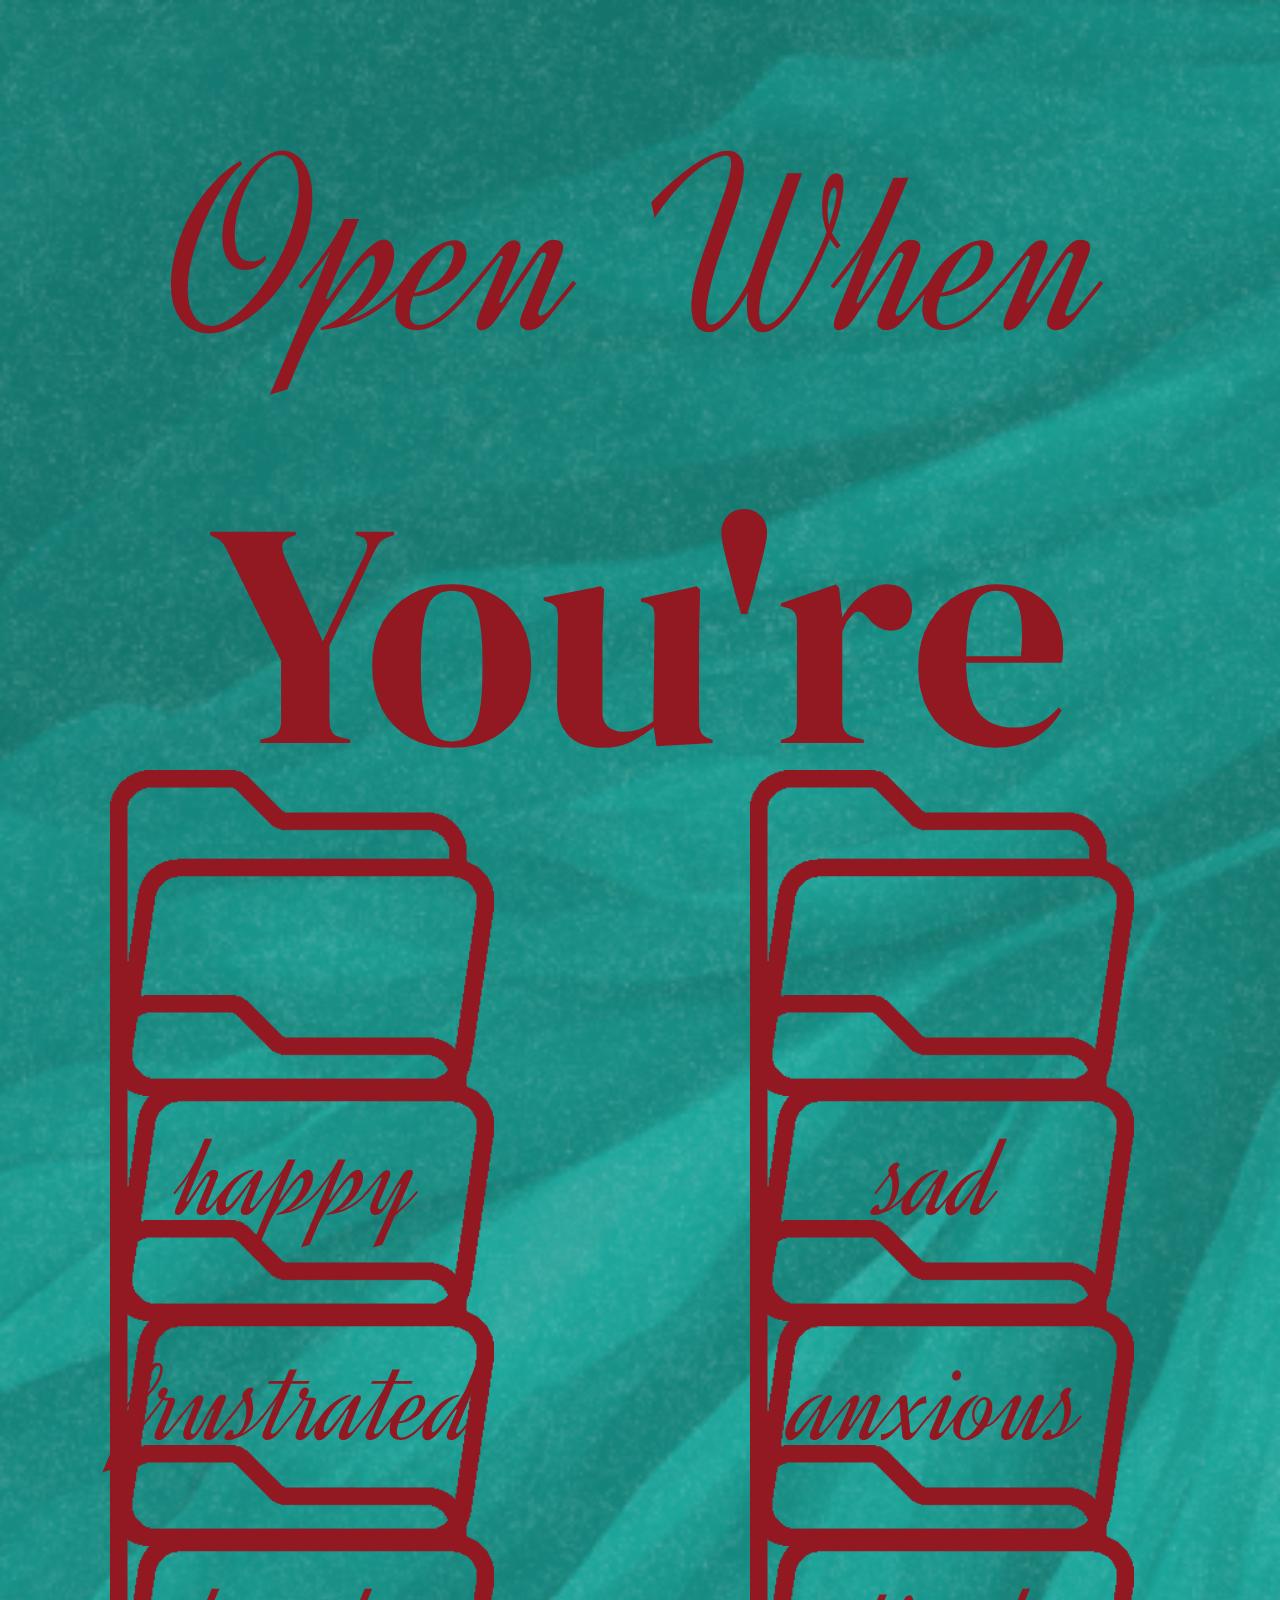
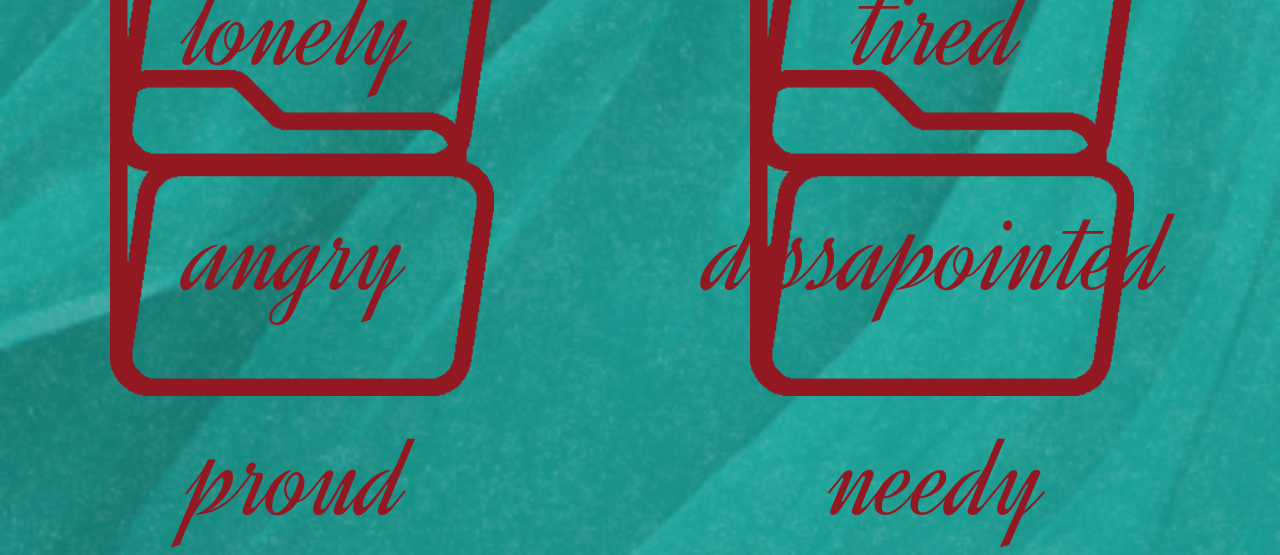
<file: index.html>
<!DOCTYPE html>
<html lang="en">
<head>
    <meta charset="UTF-8">
    <meta name="viewport" content="width=device-width, initial-scale=1.0">
    <title>Voice Gallery</title>
    <link rel="stylesheet" href="styles.css">
    <link rel="icon" type="image/png" href="/imgs/favicon.jpg">

    <link rel="preconnect" href="https://fonts.googleapis.com">
    <link rel="preconnect" href="https://fonts.gstatic.com" crossorigin>
    <link href="https://fonts.googleapis.com/css2?family=DM+Serif+Display&family=Dynalight&display=swap" rel="stylesheet">


</head>
<body>

    <section class="headingText">
        <p class="heading1">Open When</p>
        <p class="heading2">You're</p>
    </section>
    <section class="folders">
        <div class="folderman">
            <a href="folders/folder1.html"><img class="folder" src="imgs/folderiRed.svg.png"></img></a>
            <p class="foldertext">happy</p>
        </div>
        <div class="folderman">
            <a href="folders/folder2.html"><img class="folder" src="imgs/folderiRed.svg.png"></img></a>
            <p class="foldertext">sad</p>
        </div>
        <div class="folderman">
            <a href="folders/folder3.html"><img class="folder" src="imgs/folderiRed.svg.png"></img></a>
            <p class="foldertext">frustrated</p>
        </div>
        <div class="folderman">
            <a href="folders/folder4.html"><img class="folder" src="imgs/folderiRed.svg.png"></img></a>
            <p class="foldertext">anxious</p>
        </div>
        <div class="folderman">
            <a href="folders/folder5.html"><img class="folder" src="imgs/folderiRed.svg.png"></img></a>
            <p class="foldertext">lonely</p>
        </div>
        <div class="folderman">
            <a href="folders/folder6.html"><img class="folder" src="imgs/folderiRed.svg.png"></img></a>
            <p class="foldertext">tired</p>
        </div>
        <div class="folderman">
            <a href="folders/folder7.html"><img class="folder" src="imgs/folderiRed.svg.png"></img></a>
            <p class="foldertext">angry</p>
        </div>
        <div class="folderman">
            <a href="folders/folder8.html"><img class="folder" src="imgs/folderiRed.svg.png"></img></a>
            <p class="foldertext">dissapointed</p>
        </div>
        <div class="folderman">
            <a href="folders/folder9.html"><img class="folder" src="imgs/folderiRed.svg.png"></img></a>
            <p class="foldertext">proud</p>
        </div>
        <div class="folderman">
            <a href="folders/folder10.html"><img class="folder" src="imgs/folderiRed.svg.png"></img></a>
            <p class="foldertext">needy</p>
        </div>
    </section>
        
</body>
</html>
</file>
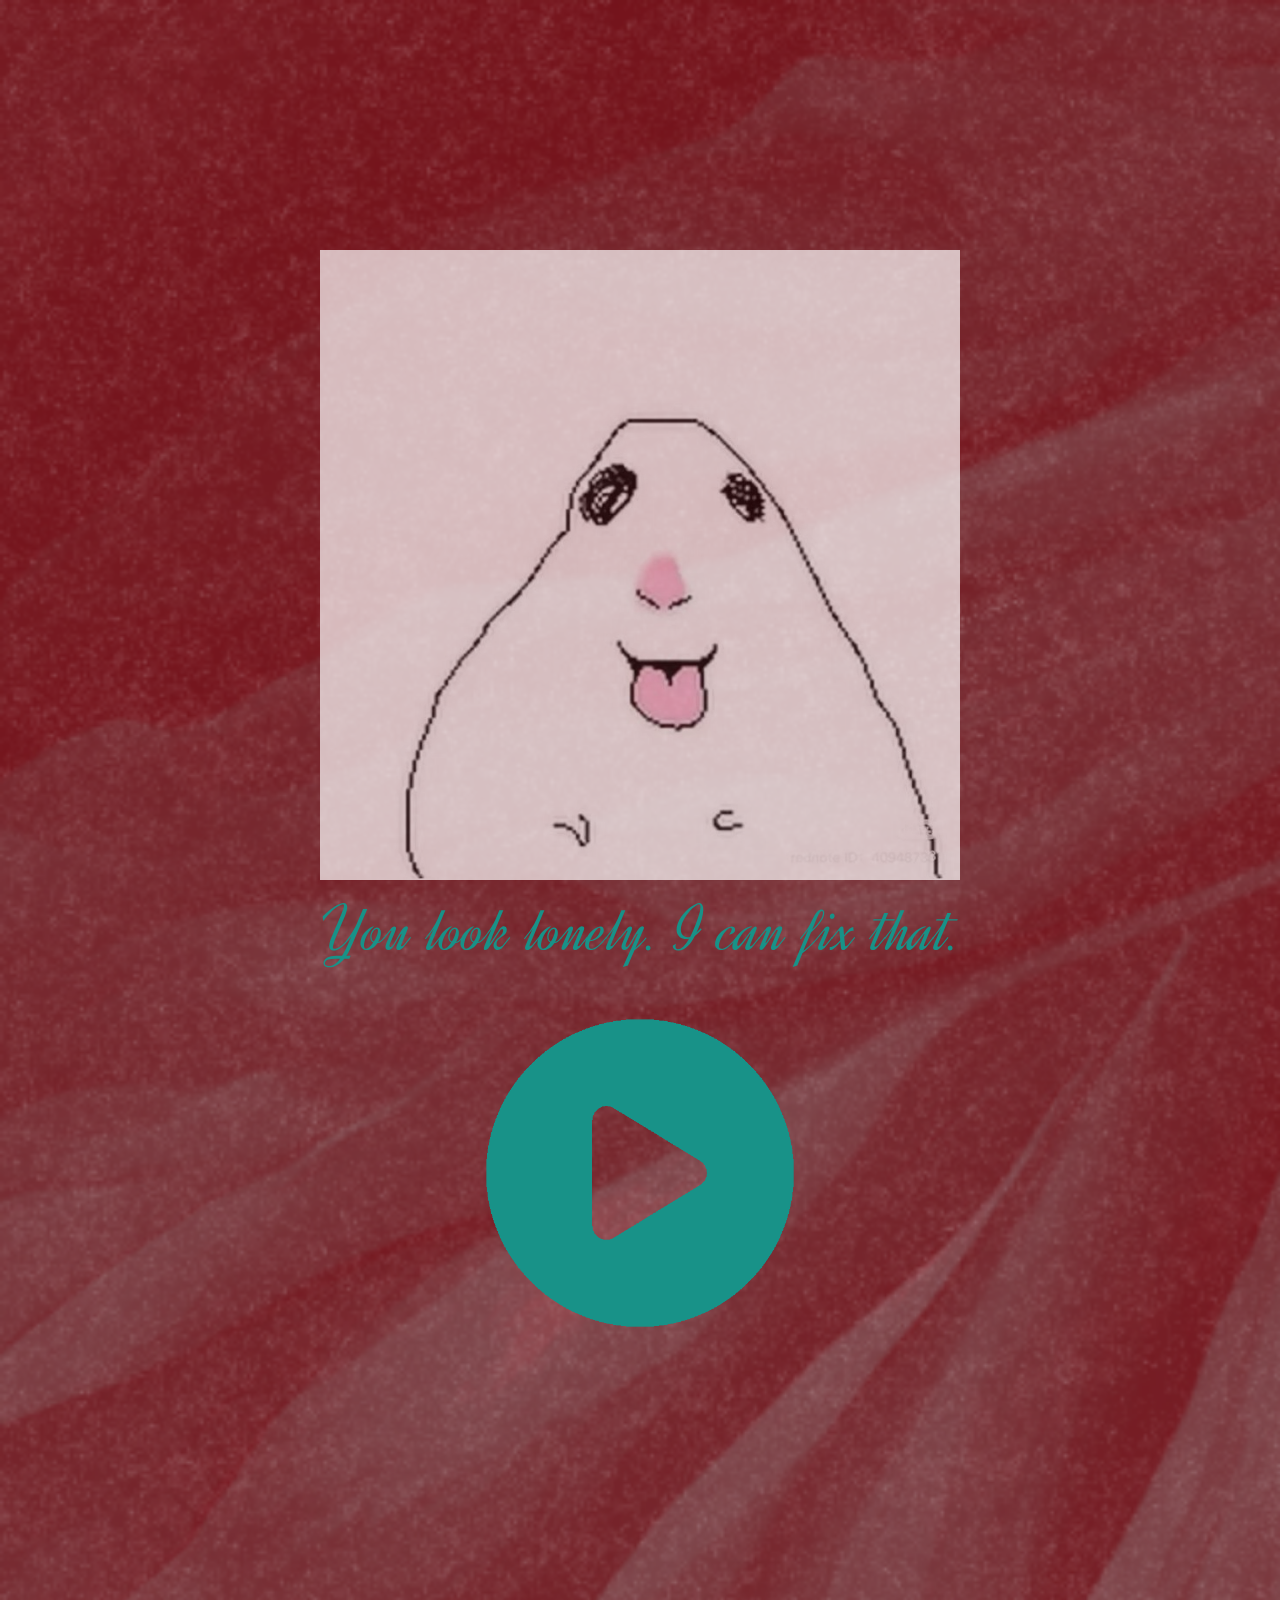
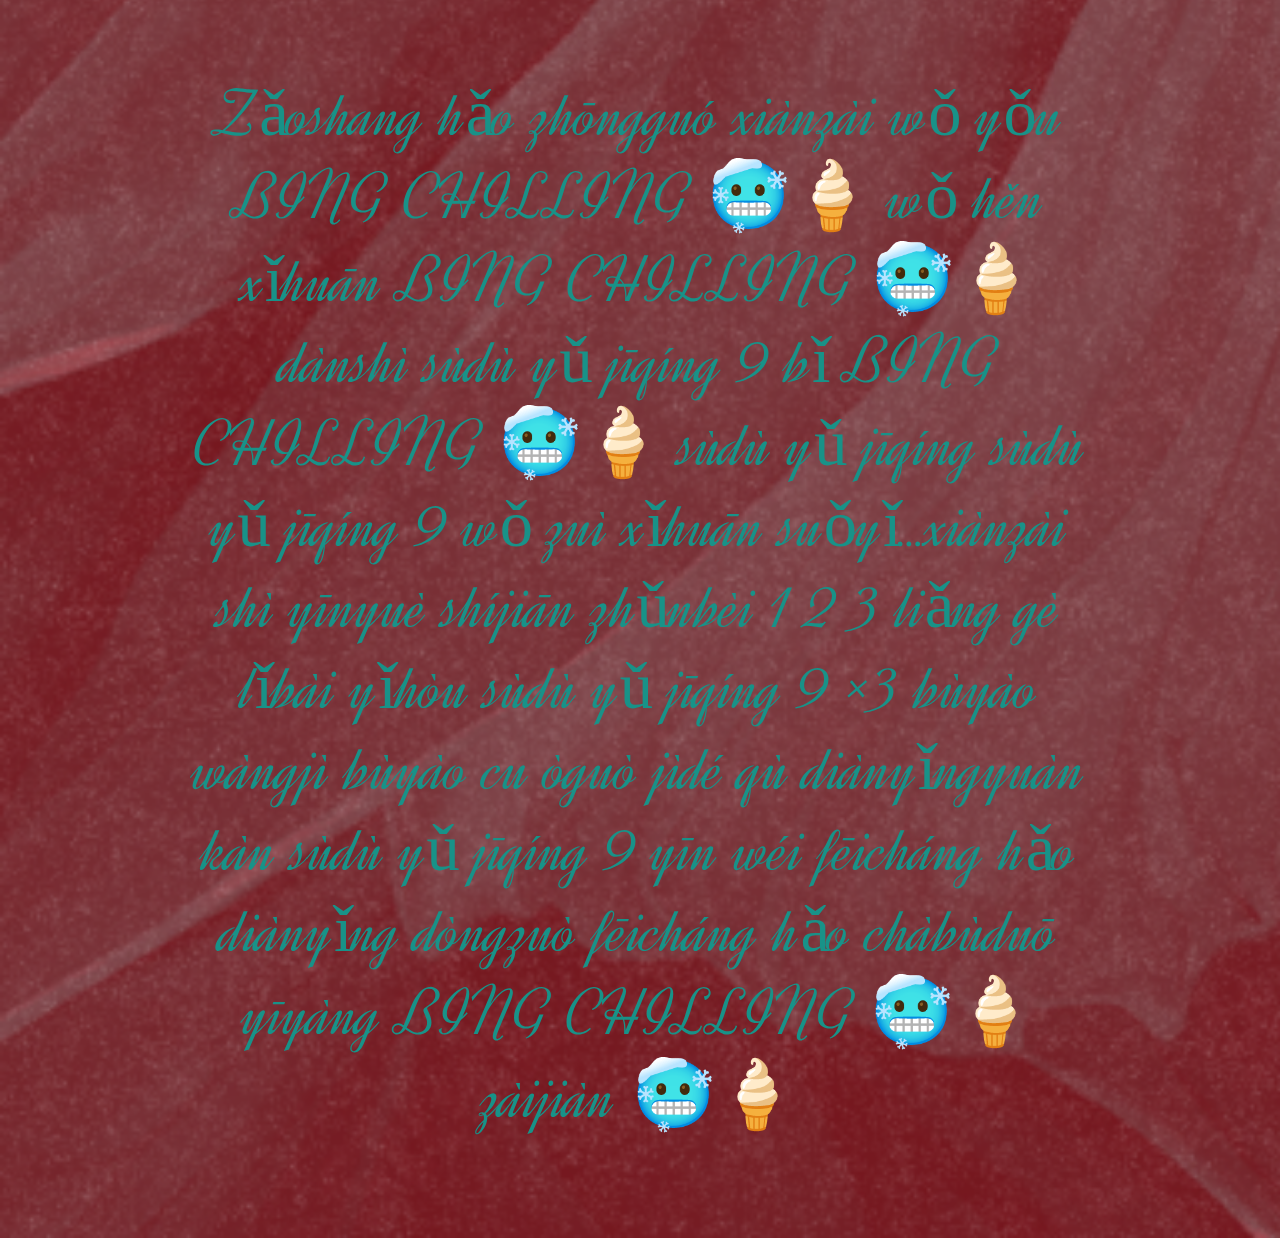
<file: folders/folder1.html>
<!DOCTYPE html>
<html lang="en">
<head>
    <meta charset="UTF-8">
    <meta name="viewport" content="width=device-width, initial-scale=1.0">
    <title>Folder 1</title>
    <link rel="icon" type="image/png" href="/imgs/favicon.jpg">
    <link rel="stylesheet" href="folderstyles.css">

    <link rel="preconnect" href="https://fonts.googleapis.com">
    <link rel="preconnect" href="https://fonts.gstatic.com" crossorigin>
    <link href="https://fonts.googleapis.com/css2?family=Dynalight&display=swap" rel="stylesheet">

</head>
<body>
    <div class="hamsterdiv">
        <img class="hamsterpic" src="/imgs/hamsters/hamster1.jpg">
        <p class="hamstertext">You look lonely. I can fix that.</p>
    </div>
    
    <audio id="audio1" src="/audios/audio1.mp3"></audio>
    <a class="playhead" href="#writing" onclick="document.getElementById('audio1').play();">
    <img src="/imgs/playheadgreen.svg.png">
    </a>
    <div class="writingdiv">
        <p id="writing">
            Zǎoshang hǎo zhōngguó xiànzài wǒ yǒu BING CHILLING 🥶🍦 wǒ hěn xǐhuān BING CHILLING 🥶🍦 dànshì sùdù yǔ jīqíng 9 bǐ BING CHILLING 🥶🍦 sùdù yǔ jīqíng sùdù yǔ jīqíng 9 wǒ zuì xǐhuān suǒyǐ…xiànzài shì yīnyuè shíjiān zhǔnbèi 1 2 3 liǎng gè lǐbài yǐhòu sùdù yǔ jīqíng 9 ×3 bùyào wàngjì bùyào cu òguò jìdé qù diànyǐngyuàn kàn sùdù yǔ jīqíng 9 yīn wéi fēicháng hǎo diànyǐng dòngzuò fēicháng hǎo chàbùduō yīyàng BING CHILLING 🥶🍦zàijiàn 🥶🍦
        </p>
    </div>
</body>
</html>
</file>
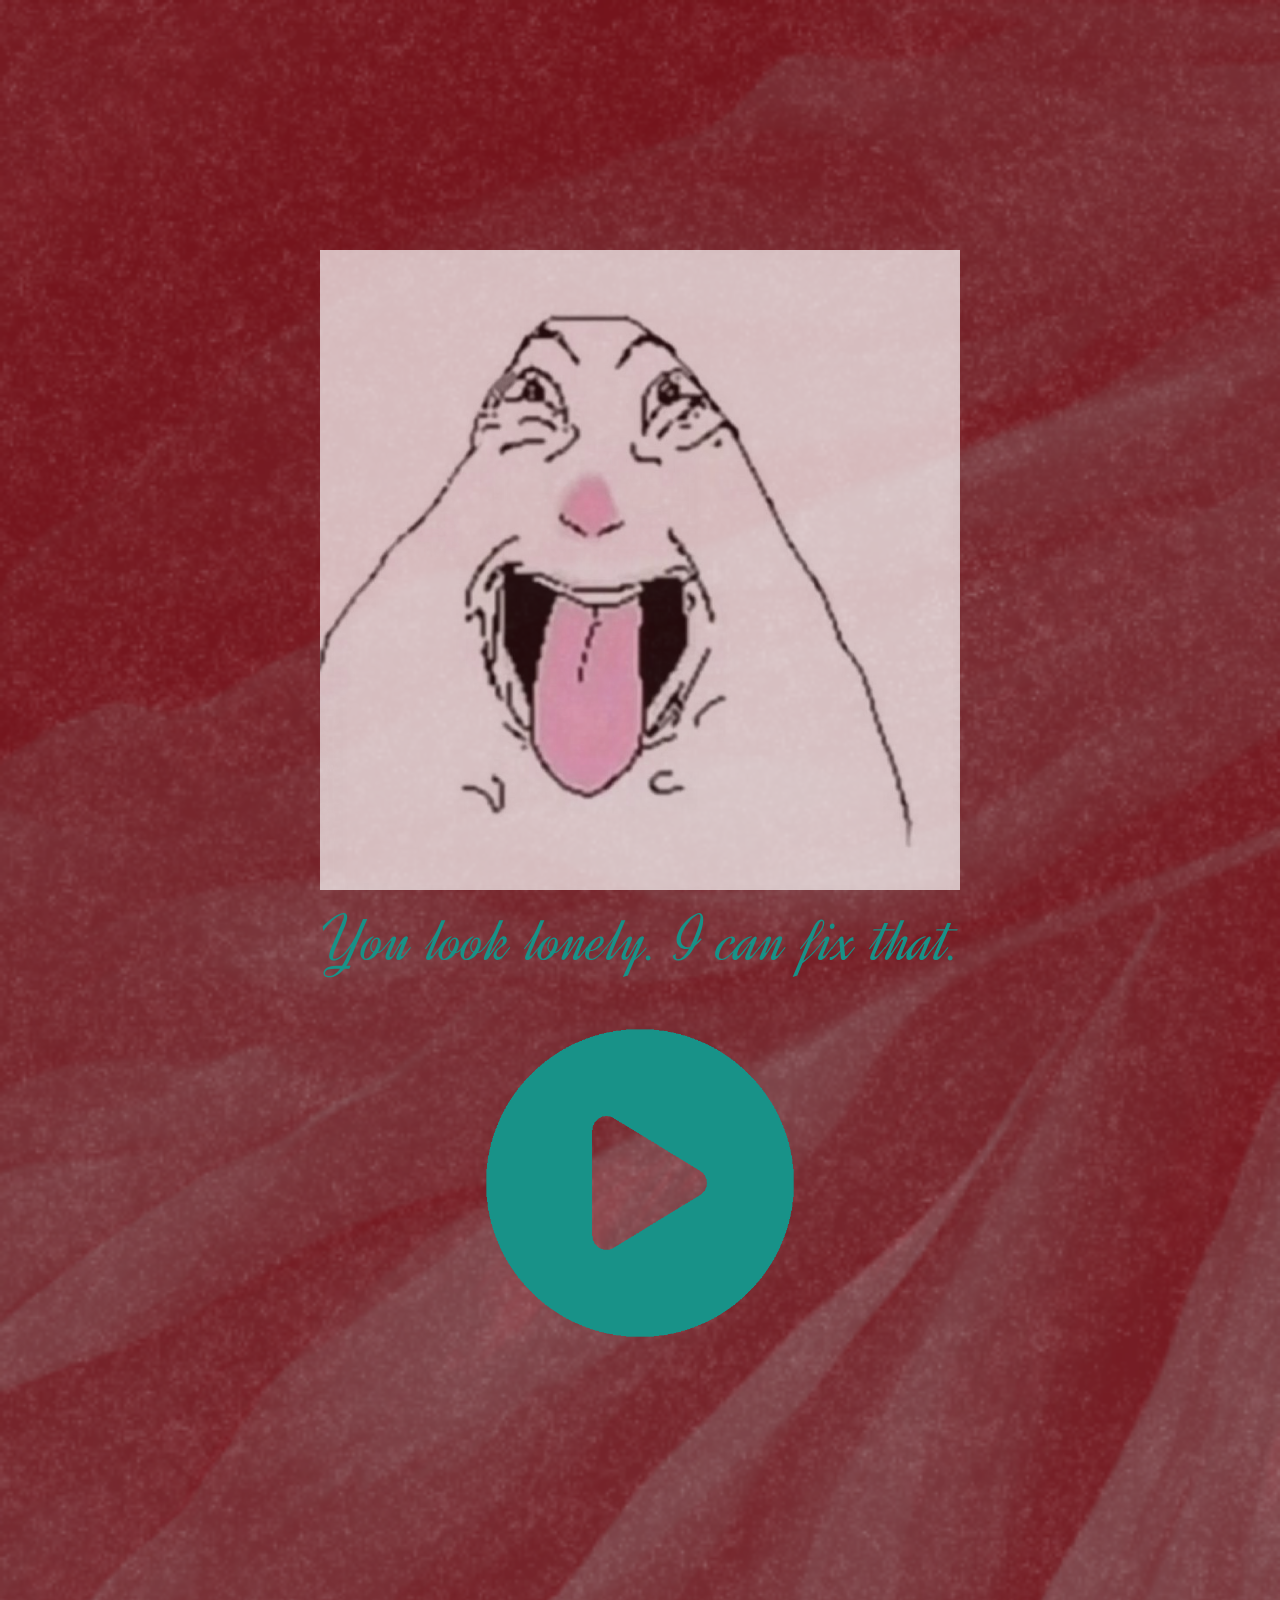
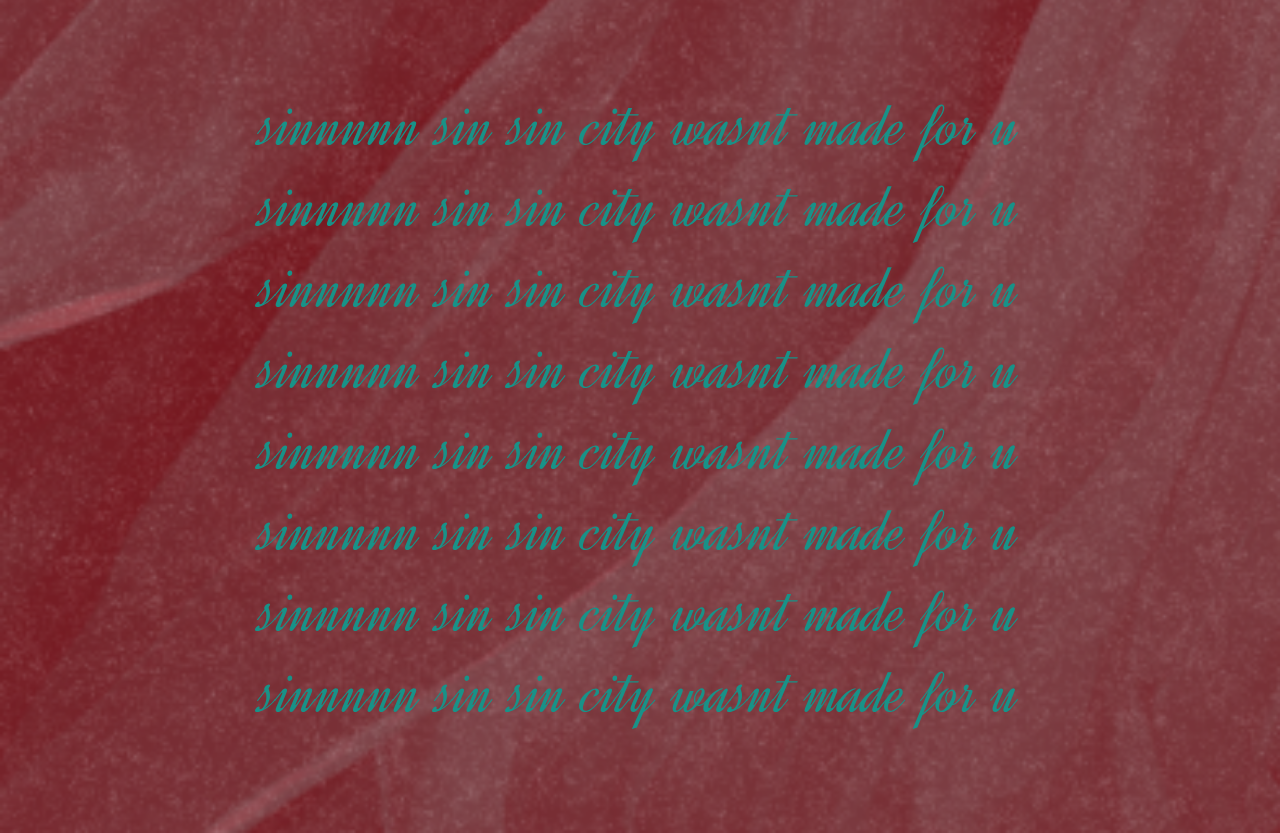
<file: folders/folder10.html>
<!DOCTYPE html>
<html lang="en">
<head>
    <meta charset="UTF-8">
    <meta name="viewport" content="width=device-width, initial-scale=1.0">
    <title>Folder 1</title>
    <link rel="icon" type="image/png" href="/imgs/favicon.jpg">
    <link rel="stylesheet" href="folderstyles.css">

    <link rel="preconnect" href="https://fonts.googleapis.com">
    <link rel="preconnect" href="https://fonts.gstatic.com" crossorigin>
    <link href="https://fonts.googleapis.com/css2?family=Dynalight&display=swap" rel="stylesheet">

</head>
<body>
    <div class="hamsterdiv">
        <img class="hamsterpic" src="/imgs/hamsters/hamster10.jpg">
        <p class="hamstertext">You look lonely. I can fix that.</p>
    </div>
    
    <audio id="audio1" src="/audios/audio10.mp3"></audio>
    <a class="playhead" href="#writing" onclick="document.getElementById('audio1').play();">
    <img src="/imgs/playheadgreen.svg.png">
    </a>
    <div class="writingdiv">
        <p id="writing">
            sinnnnn sin sin city wasnt made for u  sinnnnn sin sin city wasnt made for u sinnnnn sin sin city wasnt made for u sinnnnn sin sin city wasnt made for u sinnnnn sin sin city wasnt made for u sinnnnn sin sin city wasnt made for u sinnnnn sin sin city wasnt made for u sinnnnn sin sin city wasnt made for u 
    </div>
</body>
</html>
</file>
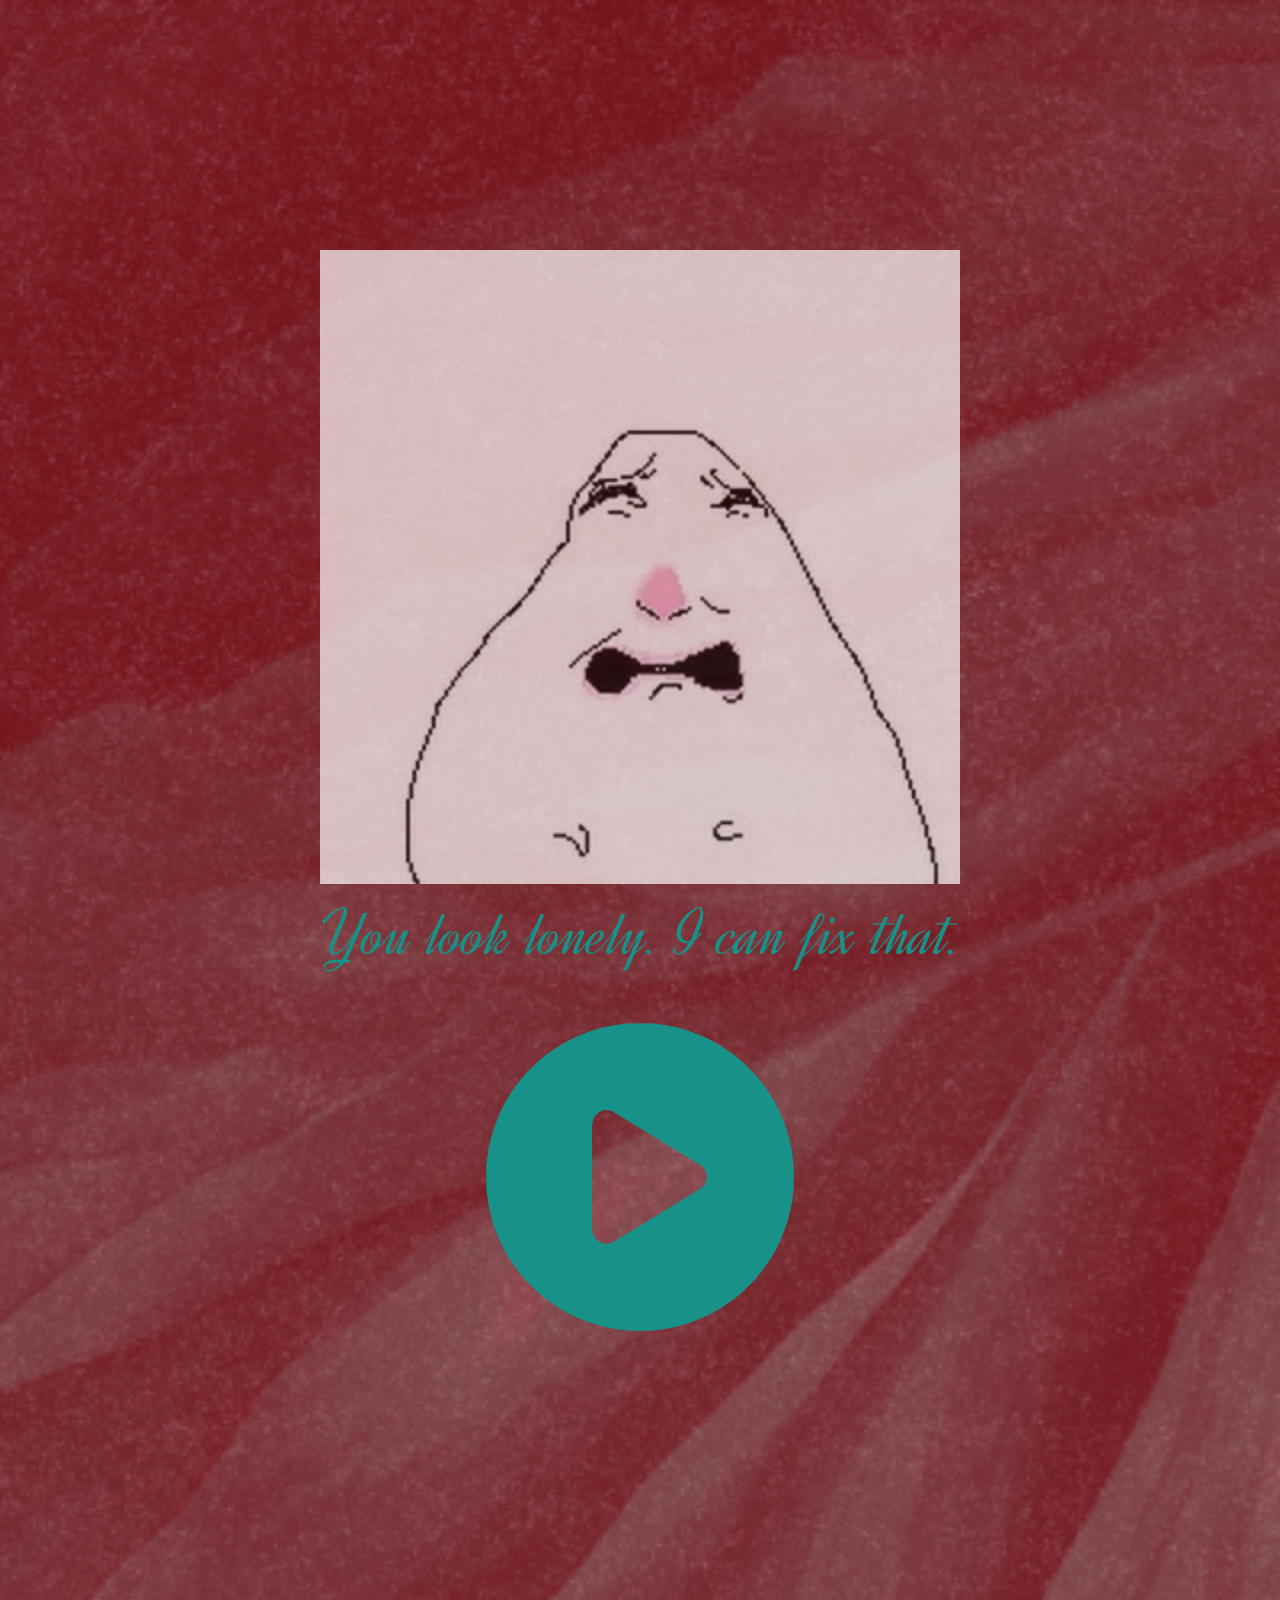
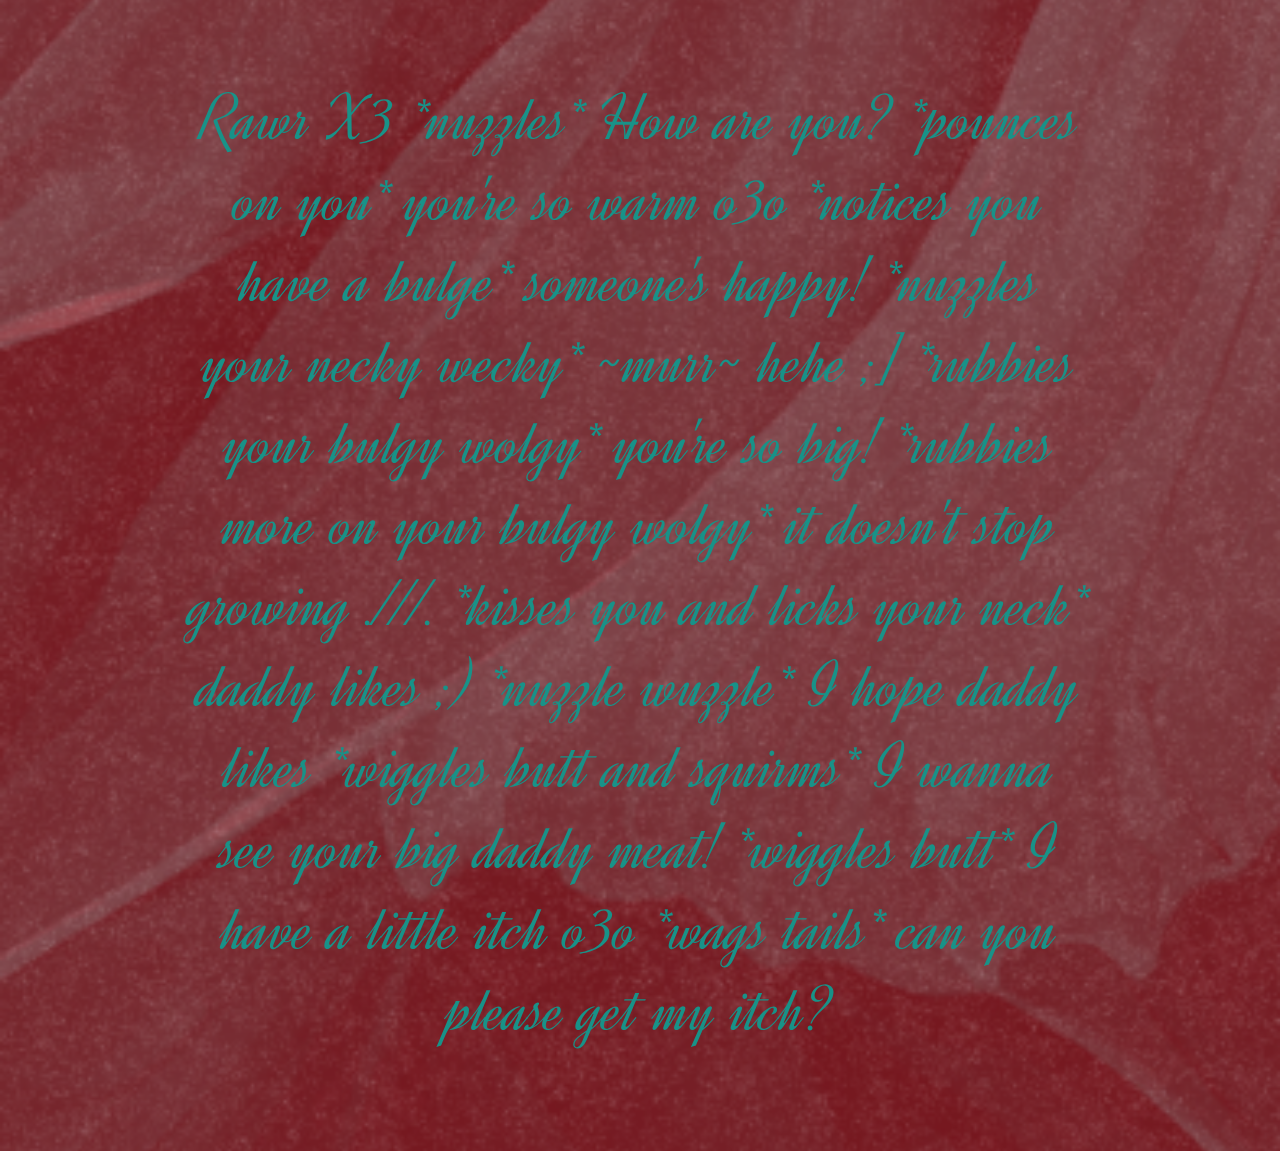
<file: folders/folder2.html>
<!DOCTYPE html>
<html lang="en">
<head>
    <meta charset="UTF-8">
    <meta name="viewport" content="width=device-width, initial-scale=1.0">
    <title>Folder 1</title>
    <link rel="icon" type="image/png" href="/imgs/favicon.jpg">
    <link rel="stylesheet" href="folderstyles.css">

    <link rel="preconnect" href="https://fonts.googleapis.com">
    <link rel="preconnect" href="https://fonts.gstatic.com" crossorigin>
    <link href="https://fonts.googleapis.com/css2?family=Dynalight&display=swap" rel="stylesheet">

</head>
<body>
    <div class="hamsterdiv">
        <img class="hamsterpic" src="/imgs/hamsters/hamster2.jpg">
        <p class="hamstertext">You look lonely. I can fix that.</p>
    </div>
    
    <audio id="audio1" src="/audios/audio2.mp3"></audio>
    <a class="playhead" href="#writing" onclick="document.getElementById('audio1').play();">
    <img src="/imgs/playheadgreen.svg.png">
    </a>
    <div class="writingdiv">
        <p id="writing">
            Rawr X3 *nuzzles* How are you? *pounces on you* you're so warm o3o *notices you have a bulge* someone's happy! *nuzzles your necky wecky* ~murr~ hehe ;] *rubbies your bulgy wolgy* you're so big! *rubbies more on your bulgy wolgy* it doesn't stop growing .///. *kisses you and licks your neck* daddy likes ;) *nuzzle wuzzle* I hope daddy likes *wiggles butt and squirms* I wanna see your big daddy meat! *wiggles butt* I have a little itch o3o *wags tails* can you please get my itch?
        </p>
    </div>
</body>
</html>
</file>
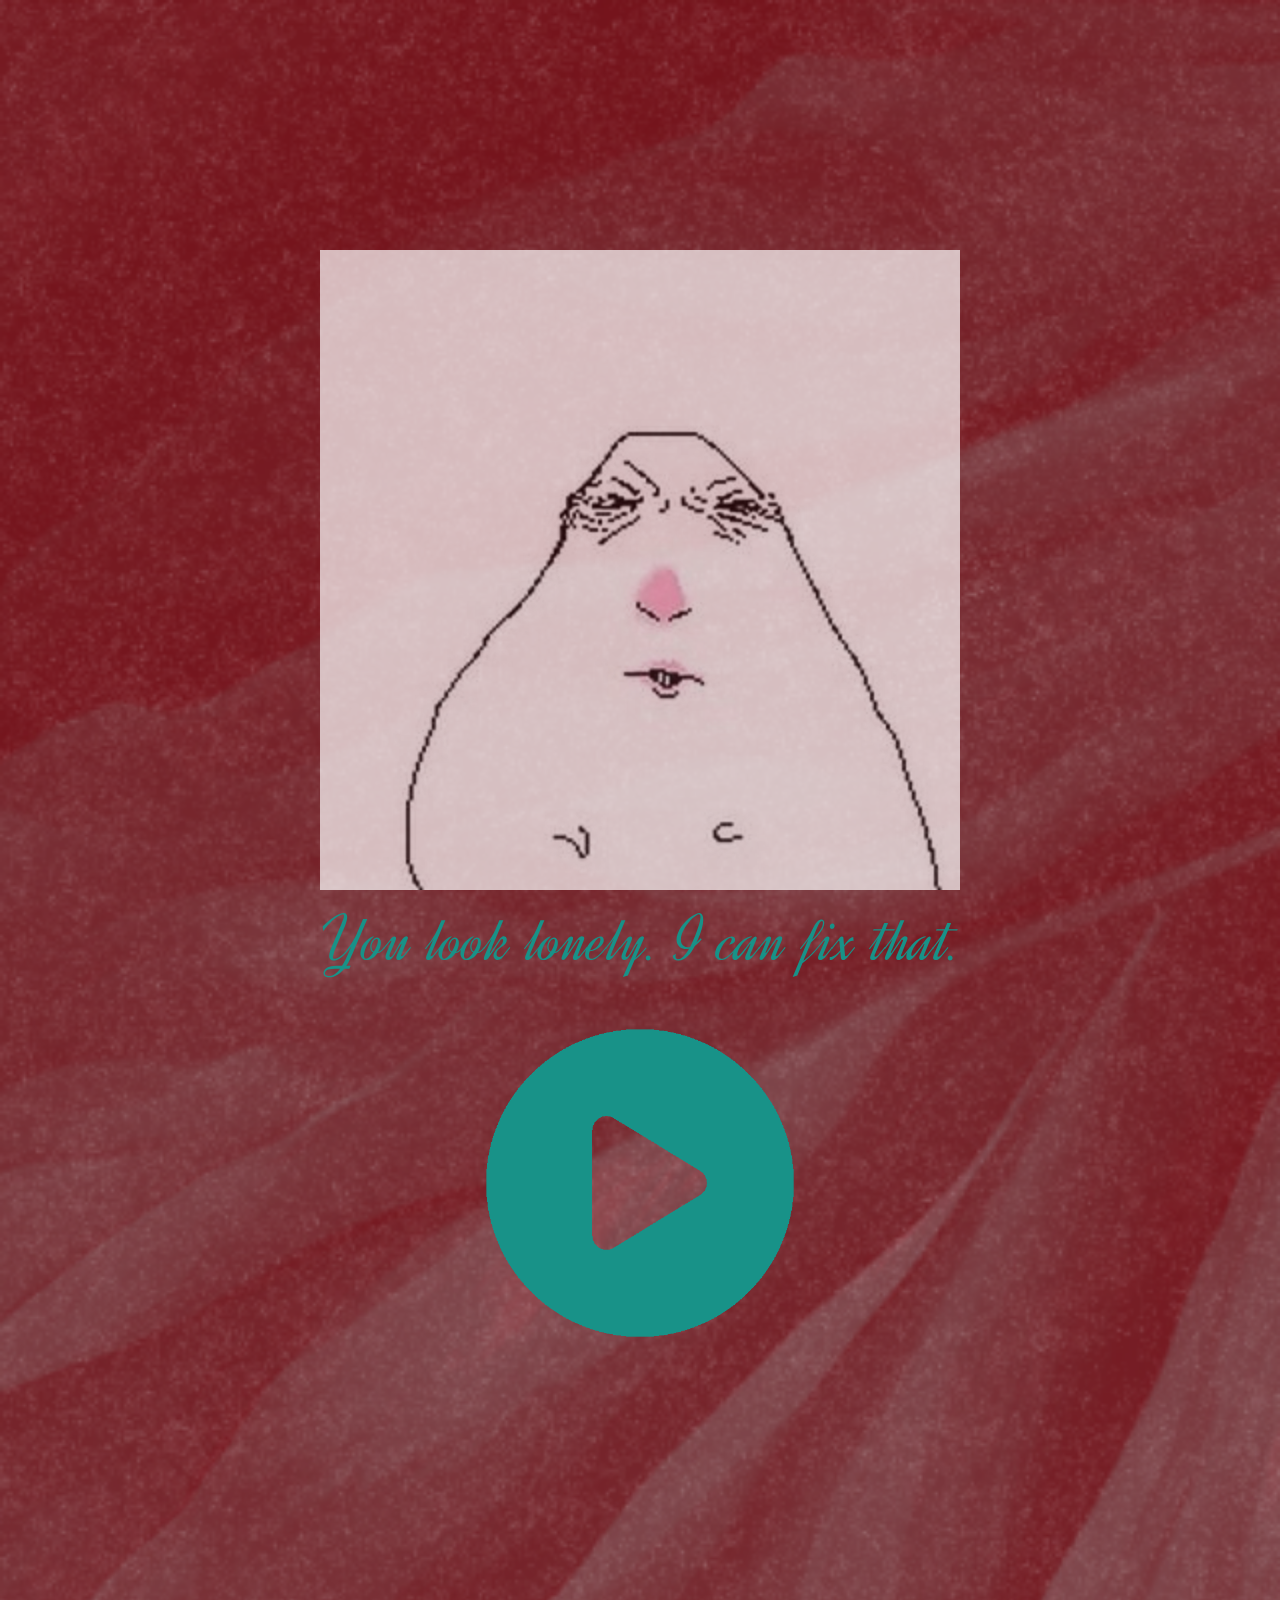
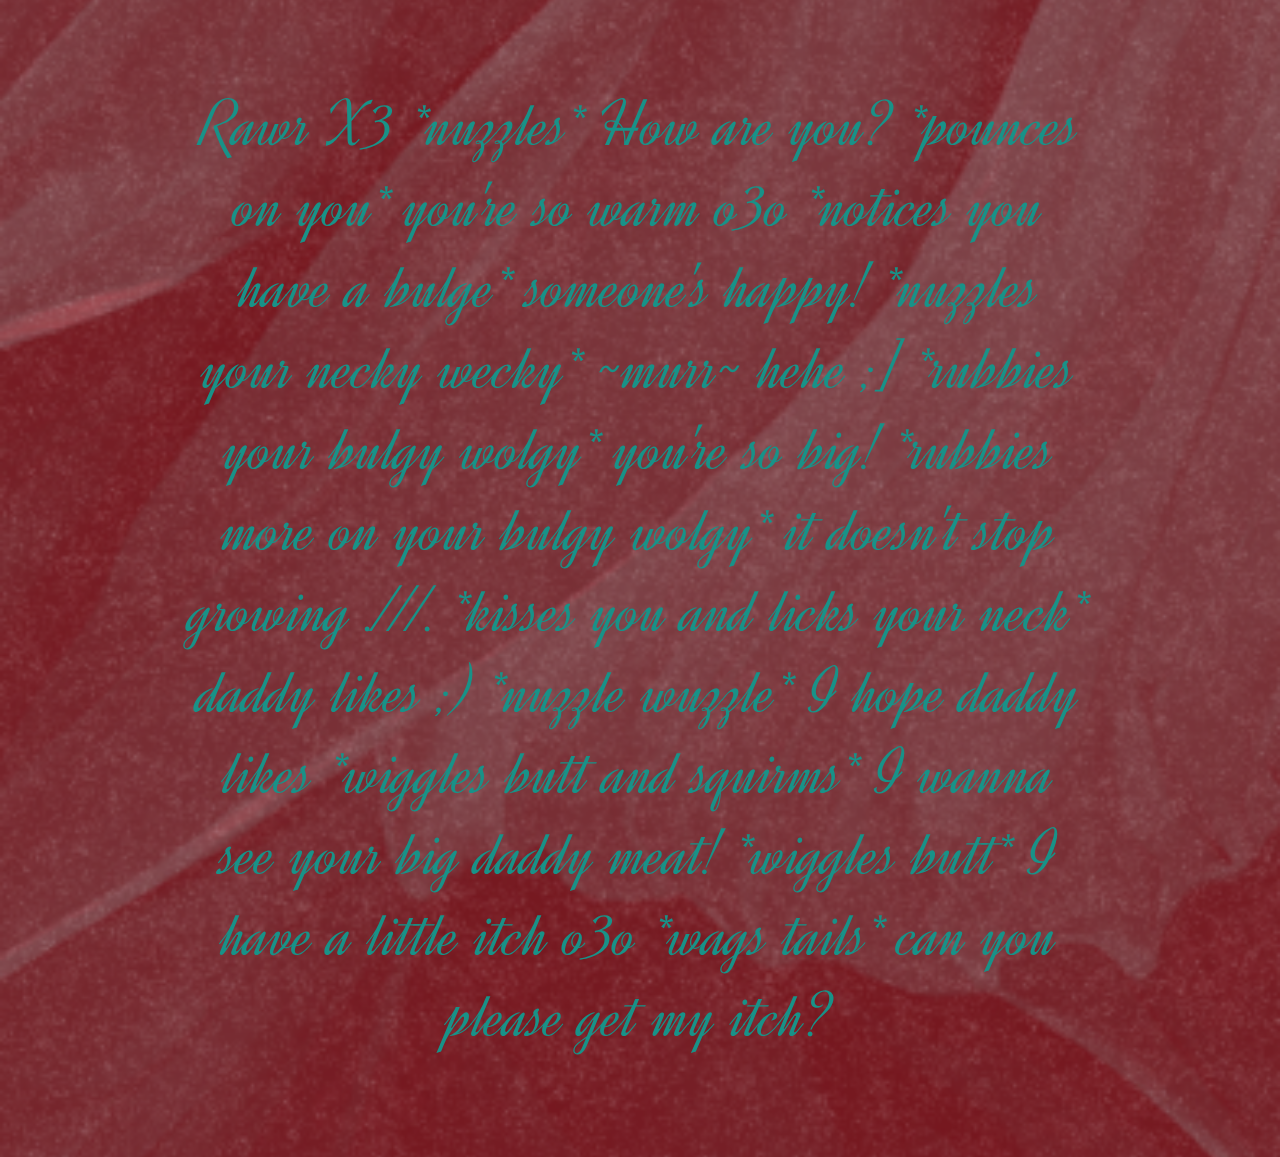
<file: folders/folder3.html>
<!DOCTYPE html>
<html lang="en">
<head>
    <meta charset="UTF-8">
    <meta name="viewport" content="width=device-width, initial-scale=1.0">
    <title>Folder 1</title>
    <link rel="icon" type="image/png" href="/imgs/favicon.jpg">
    <link rel="stylesheet" href="folderstyles.css">

    <link rel="preconnect" href="https://fonts.googleapis.com">
    <link rel="preconnect" href="https://fonts.gstatic.com" crossorigin>
    <link href="https://fonts.googleapis.com/css2?family=Dynalight&display=swap" rel="stylesheet">

</head>
<body>
    <div class="hamsterdiv">
        <img class="hamsterpic" src="/imgs/hamsters/hamster3.jpg">
        <p class="hamstertext">You look lonely. I can fix that.</p>
    </div>
    
    <audio id="audio1" src="/audios/audio3.mp3"></audio>
    <a class="playhead" href="#writing" onclick="document.getElementById('audio1').play();">
    <img src="/imgs/playheadgreen.svg.png">
    </a>
    <div class="writingdiv">
        <p id="writing">
            Rawr X3 *nuzzles* How are you? *pounces on you* you're so warm o3o *notices you have a bulge* someone's happy! *nuzzles your necky wecky* ~murr~ hehe ;] *rubbies your bulgy wolgy* you're so big! *rubbies more on your bulgy wolgy* it doesn't stop growing .///. *kisses you and licks your neck* daddy likes ;) *nuzzle wuzzle* I hope daddy likes *wiggles butt and squirms* I wanna see your big daddy meat! *wiggles butt* I have a little itch o3o *wags tails* can you please get my itch?
        </p>
    </div>
</body>
</html>
</file>
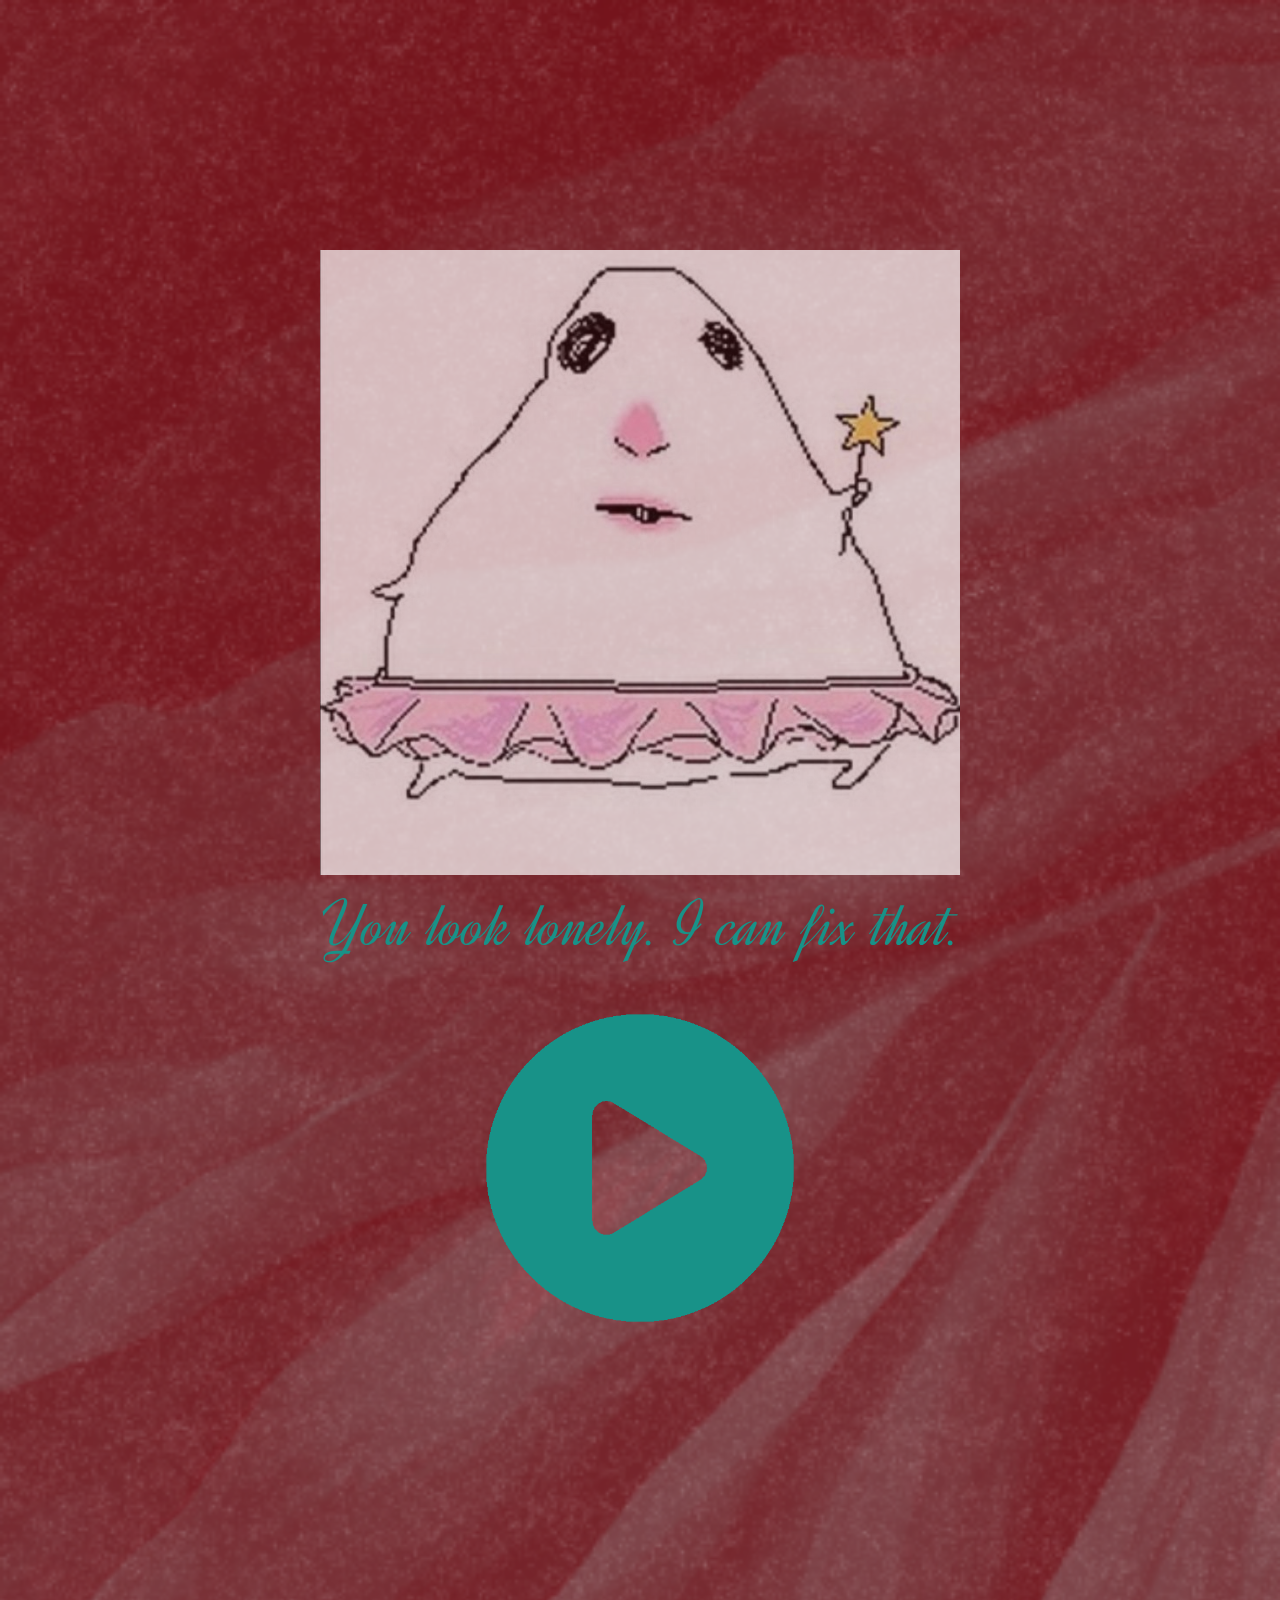
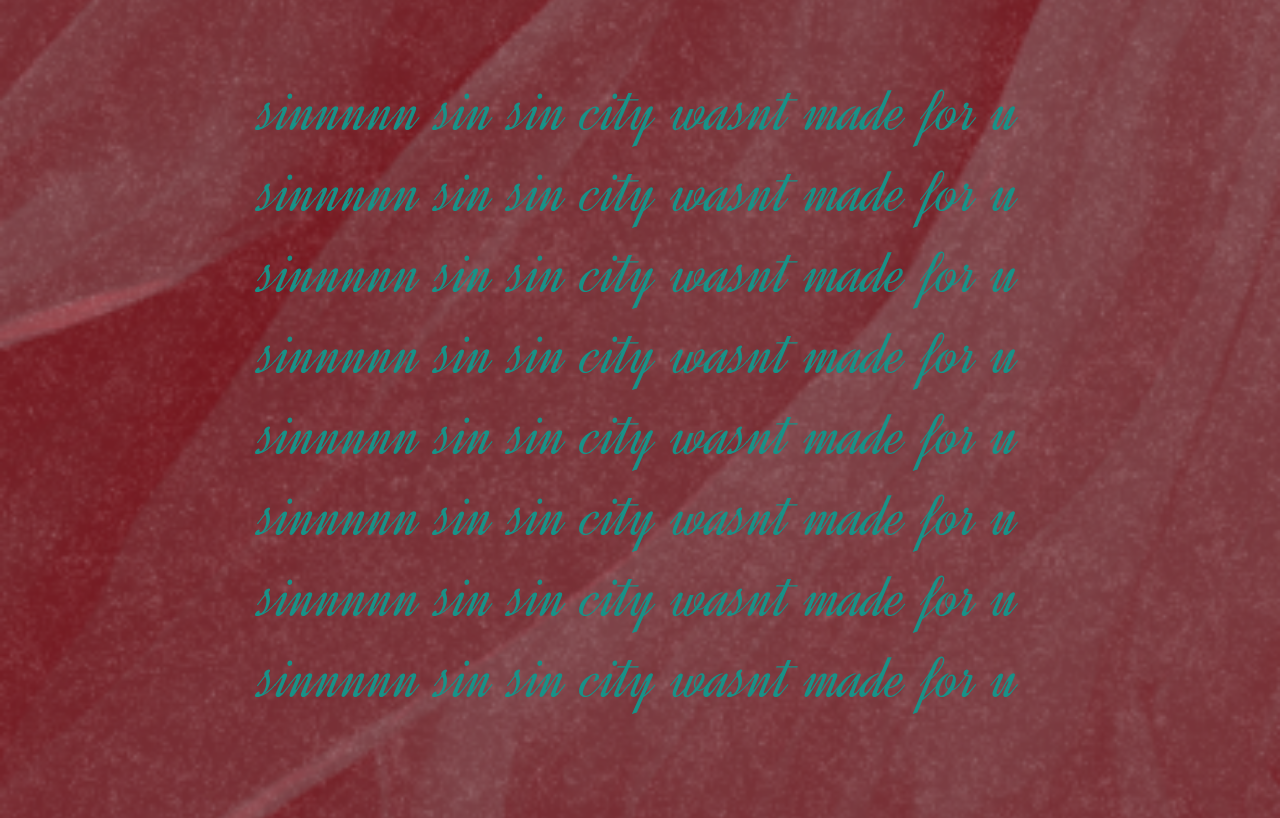
<file: folders/folder4.html>
<!DOCTYPE html>
<html lang="en">
<head>
    <meta charset="UTF-8">
    <meta name="viewport" content="width=device-width, initial-scale=1.0">
    <title>Folder 1</title>
    <link rel="icon" type="image/png" href="/imgs/favicon.jpg">
    <link rel="stylesheet" href="folderstyles.css">

    <link rel="preconnect" href="https://fonts.googleapis.com">
    <link rel="preconnect" href="https://fonts.gstatic.com" crossorigin>
    <link href="https://fonts.googleapis.com/css2?family=Dynalight&display=swap" rel="stylesheet">

</head>
<body>
    <div class="hamsterdiv">
        <img class="hamsterpic" src="/imgs/hamsters/hamster4.jpg">
        <p class="hamstertext">You look lonely. I can fix that.</p>
    </div>
    
    <audio id="audio1" src="/audios/audio4.mp3"></audio>
    <a class="playhead" href="#writing" onclick="document.getElementById('audio1').play();">
    <img src="/imgs/playheadgreen.svg.png">
    </a>
    <div class="writingdiv">
        <p id="writing">
            sinnnnn sin sin city wasnt made for u  sinnnnn sin sin city wasnt made for u sinnnnn sin sin city wasnt made for u sinnnnn sin sin city wasnt made for u sinnnnn sin sin city wasnt made for u sinnnnn sin sin city wasnt made for u sinnnnn sin sin city wasnt made for u sinnnnn sin sin city wasnt made for u 
    </div>
</body>
</html>
</file>
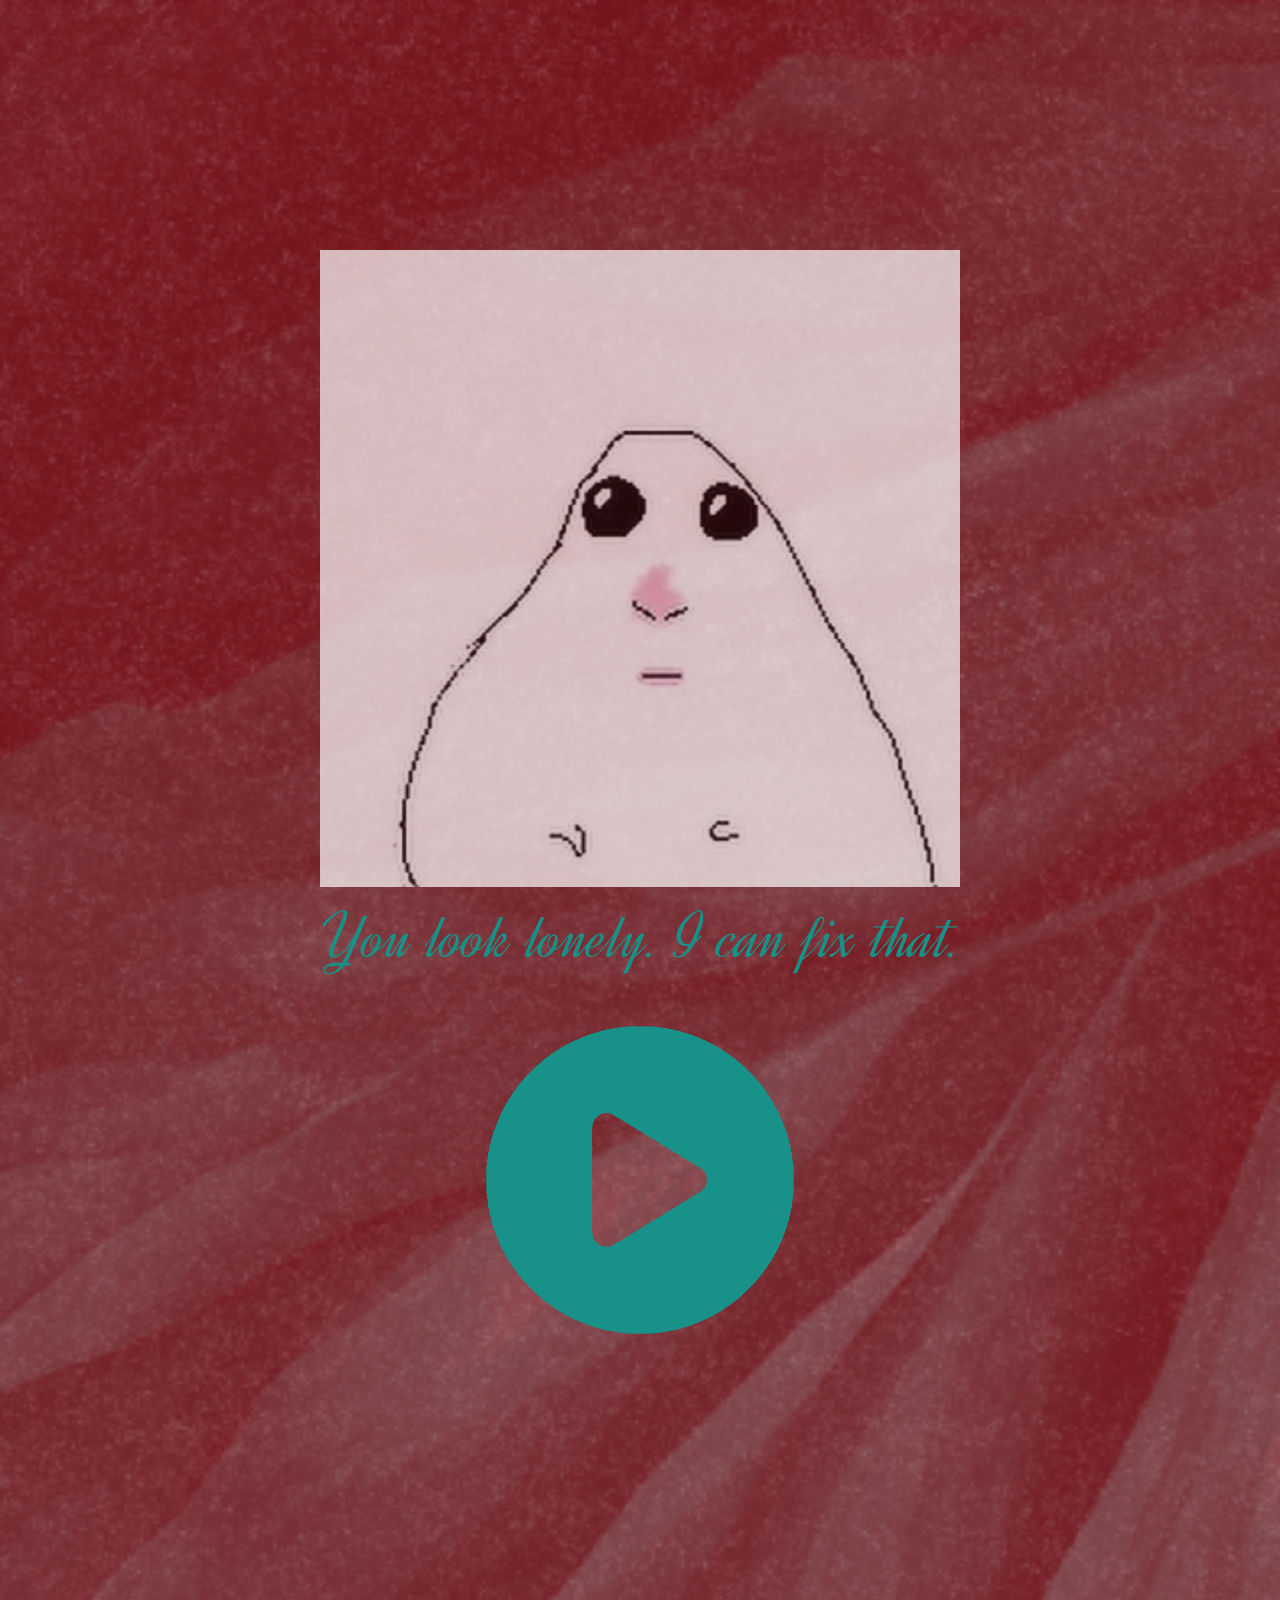
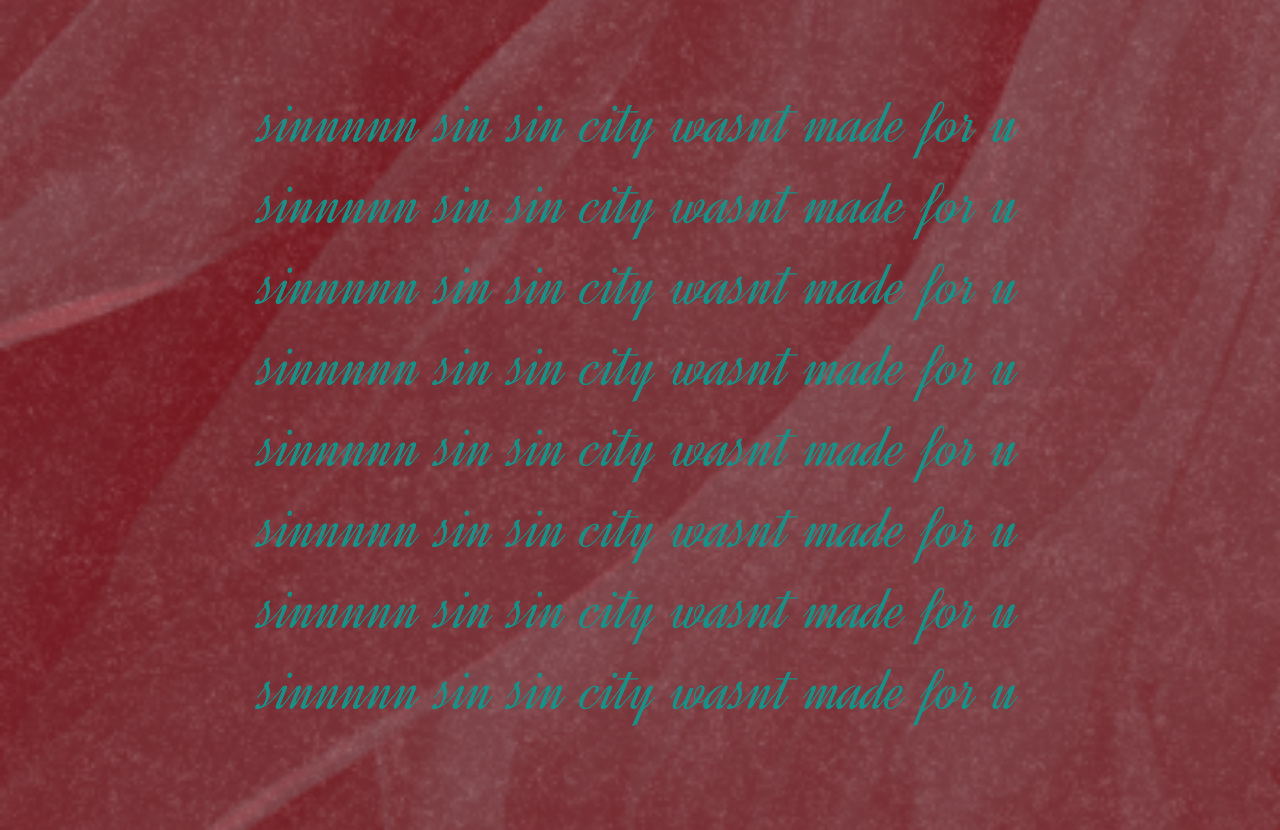
<file: folders/folder5.html>
<!DOCTYPE html>
<html lang="en">
<head>
    <meta charset="UTF-8">
    <meta name="viewport" content="width=device-width, initial-scale=1.0">
    <title>Folder 1</title>
    <link rel="icon" type="image/png" href="/imgs/favicon.jpg">
    <link rel="stylesheet" href="folderstyles.css">

    <link rel="preconnect" href="https://fonts.googleapis.com">
    <link rel="preconnect" href="https://fonts.gstatic.com" crossorigin>
    <link href="https://fonts.googleapis.com/css2?family=Dynalight&display=swap" rel="stylesheet">

</head>
<body>
    <div class="hamsterdiv">
        <img class="hamsterpic" src="/imgs/hamsters/hamster5.jpg">
        <p class="hamstertext">You look lonely. I can fix that.</p>
    </div>
    
    <audio id="audio1" src="/audios/audio5.mp3"></audio>
    <a class="playhead" href="#writing" onclick="document.getElementById('audio1').play();">
    <img src="/imgs/playheadgreen.svg.png">
    </a>
    <div class="writingdiv">
        <p id="writing">
            sinnnnn sin sin city wasnt made for u  sinnnnn sin sin city wasnt made for u sinnnnn sin sin city wasnt made for u sinnnnn sin sin city wasnt made for u sinnnnn sin sin city wasnt made for u sinnnnn sin sin city wasnt made for u sinnnnn sin sin city wasnt made for u sinnnnn sin sin city wasnt made for u 
    </div>
</body>
</html>
</file>
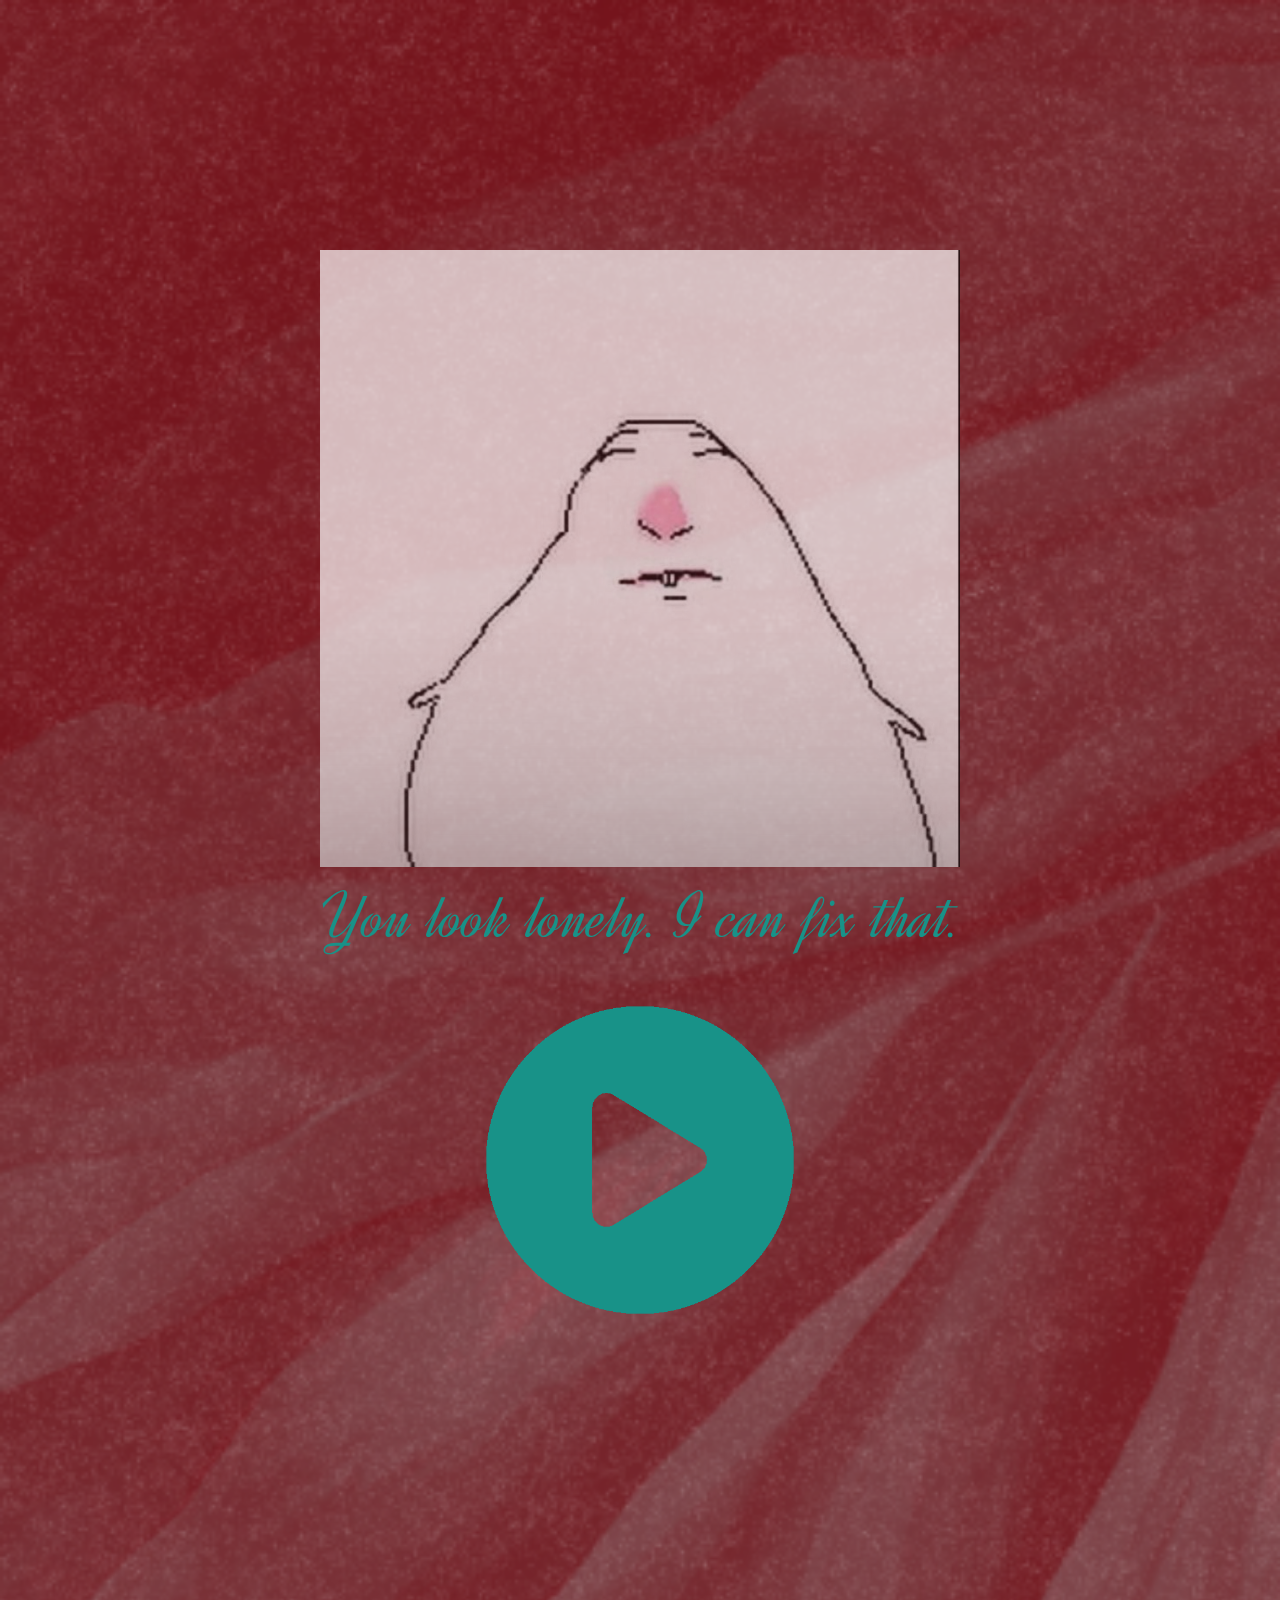
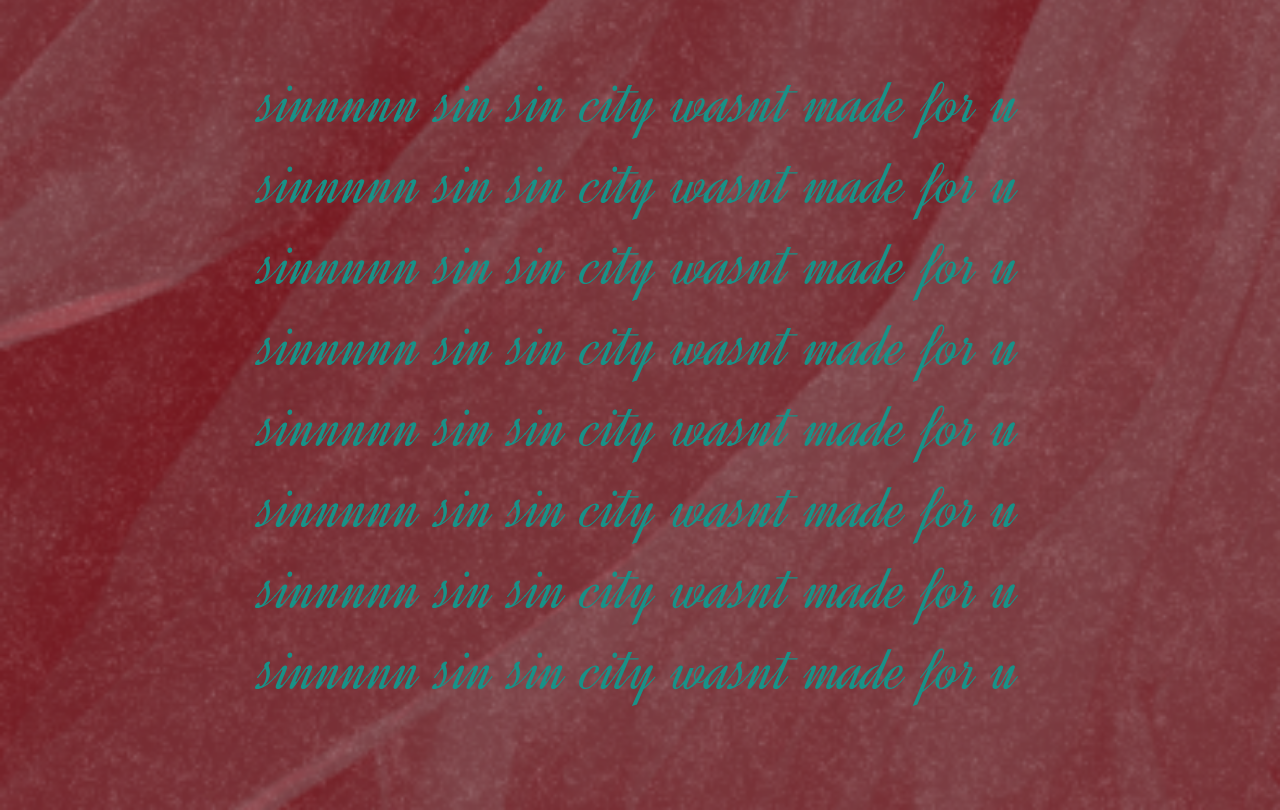
<file: folders/folder6.html>
<!DOCTYPE html>
<html lang="en">
<head>
    <meta charset="UTF-8">
    <meta name="viewport" content="width=device-width, initial-scale=1.0">
    <title>Folder 1</title>
    <link rel="icon" type="image/png" href="/imgs/favicon.jpg">
    <link rel="stylesheet" href="folderstyles.css">

    <link rel="preconnect" href="https://fonts.googleapis.com">
    <link rel="preconnect" href="https://fonts.gstatic.com" crossorigin>
    <link href="https://fonts.googleapis.com/css2?family=Dynalight&display=swap" rel="stylesheet">

</head>
<body>
    <div class="hamsterdiv">
        <img class="hamsterpic" src="/imgs/hamsters/hamster6.jpg">
        <p class="hamstertext">You look lonely. I can fix that.</p>
    </div>
    
    <audio id="audio1" src="/audios/audio6.mp3"></audio>
    <a class="playhead" href="#writing" onclick="document.getElementById('audio1').play();">
    <img src="/imgs/playheadgreen.svg.png">
    </a>
    <div class="writingdiv">
        <p id="writing">
            sinnnnn sin sin city wasnt made for u  sinnnnn sin sin city wasnt made for u sinnnnn sin sin city wasnt made for u sinnnnn sin sin city wasnt made for u sinnnnn sin sin city wasnt made for u sinnnnn sin sin city wasnt made for u sinnnnn sin sin city wasnt made for u sinnnnn sin sin city wasnt made for u 
    </div>
</body>
</html>
</file>
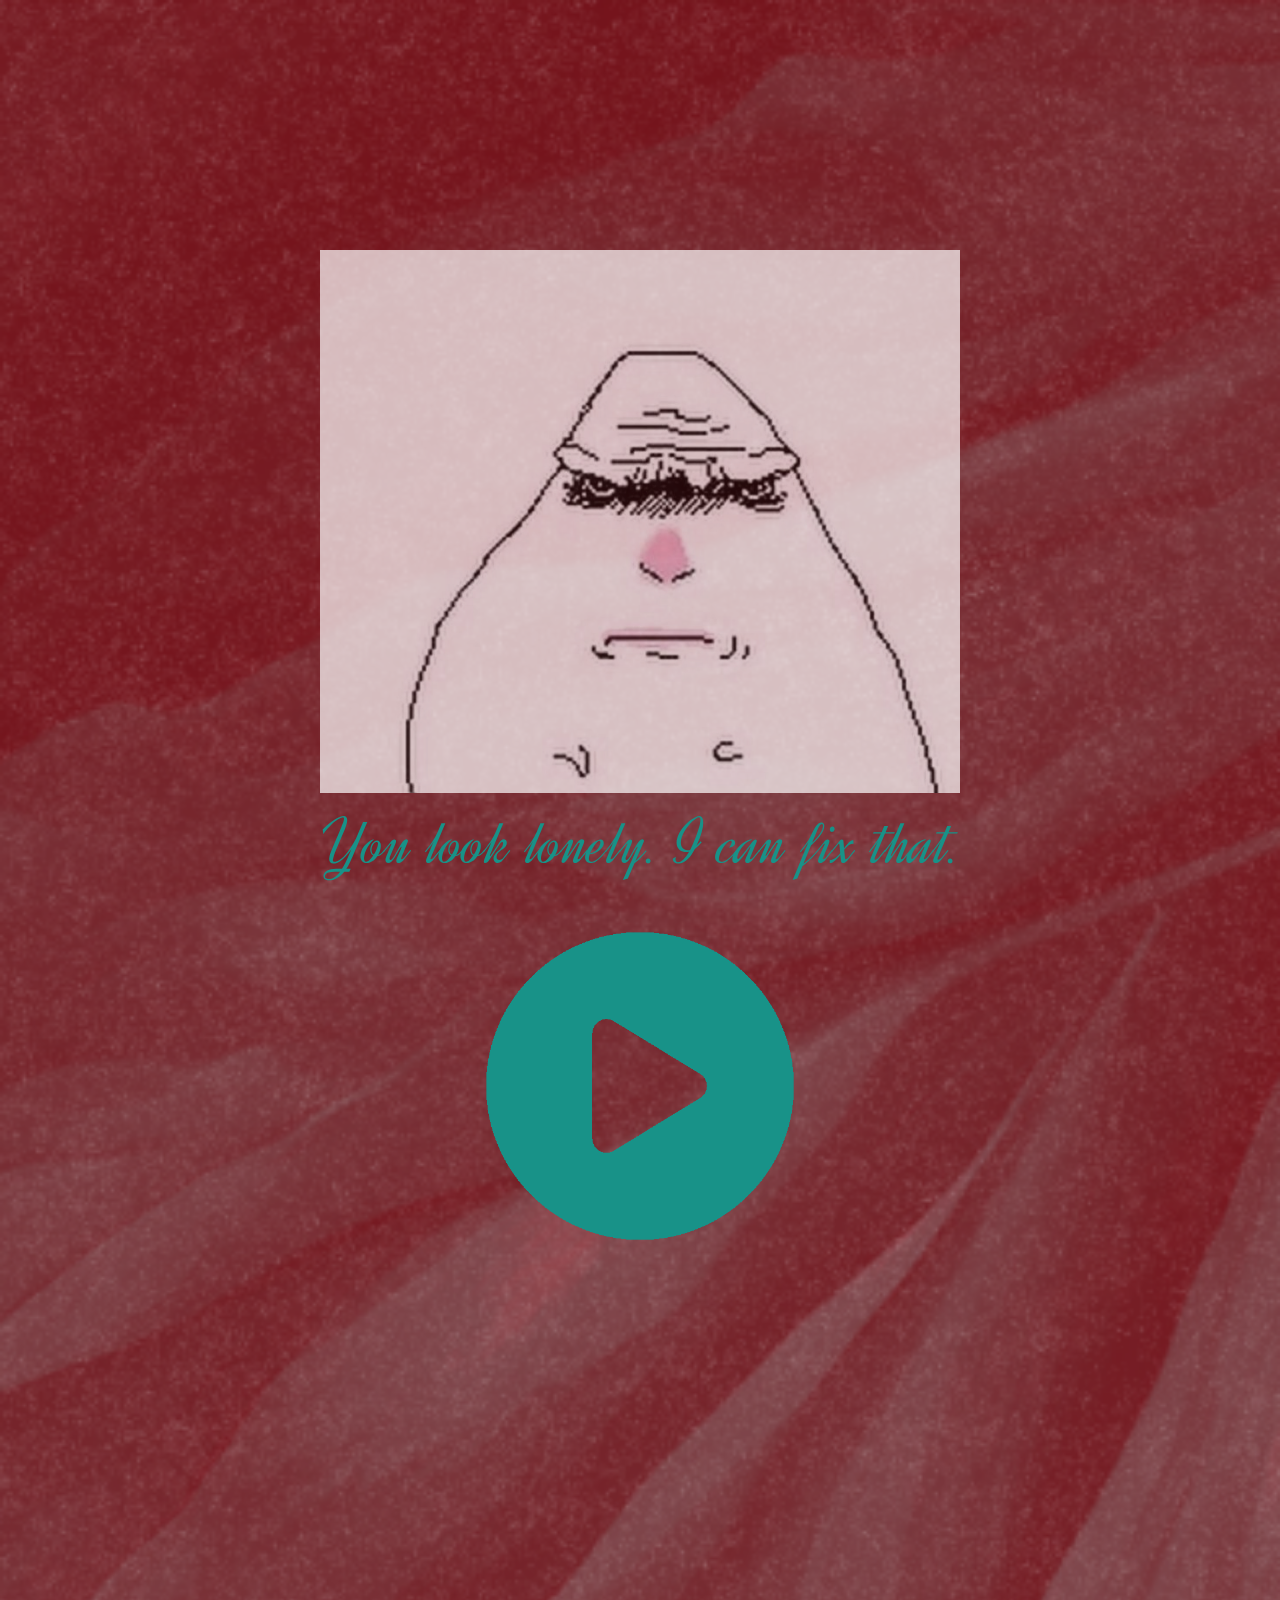
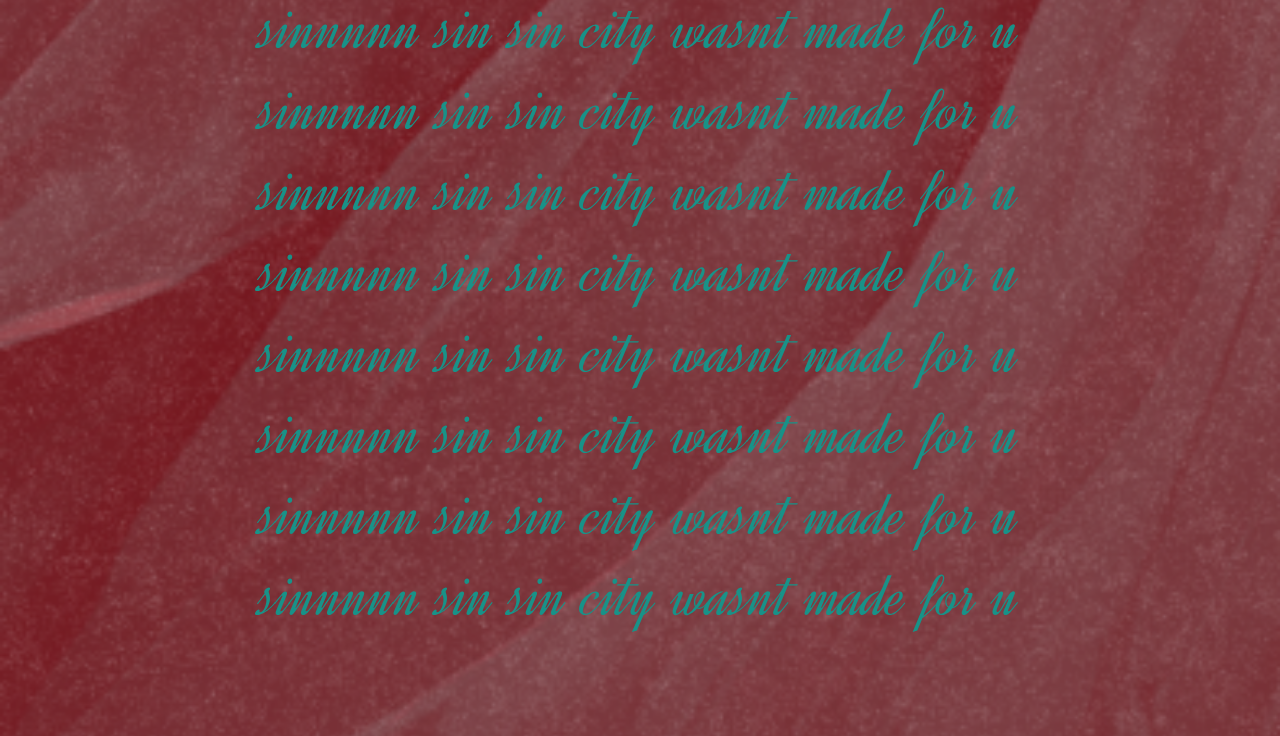
<file: folders/folder7.html>
<!DOCTYPE html>
<html lang="en">
<head>
    <meta charset="UTF-8">
    <meta name="viewport" content="width=device-width, initial-scale=1.0">
    <title>Folder 1</title>
    <link rel="icon" type="image/png" href="/imgs/favicon.jpg">
    <link rel="stylesheet" href="folderstyles.css">

    <link rel="preconnect" href="https://fonts.googleapis.com">
    <link rel="preconnect" href="https://fonts.gstatic.com" crossorigin>
    <link href="https://fonts.googleapis.com/css2?family=Dynalight&display=swap" rel="stylesheet">

</head>
<body>
    <div class="hamsterdiv">
        <img class="hamsterpic" src="/imgs/hamsters/hamster7.jpg">
        <p class="hamstertext">You look lonely. I can fix that.</p>
    </div>
    
    <audio id="audio1" src="/audios/audio7.mp3"></audio>
    <a class="playhead" href="#writing" onclick="document.getElementById('audio1').play();">
    <img src="/imgs/playheadgreen.svg.png">
    </a>
    <div class="writingdiv">
        <p id="writing">
            sinnnnn sin sin city wasnt made for u  sinnnnn sin sin city wasnt made for u sinnnnn sin sin city wasnt made for u sinnnnn sin sin city wasnt made for u sinnnnn sin sin city wasnt made for u sinnnnn sin sin city wasnt made for u sinnnnn sin sin city wasnt made for u sinnnnn sin sin city wasnt made for u 
    </div>
</body>
</html>
</file>
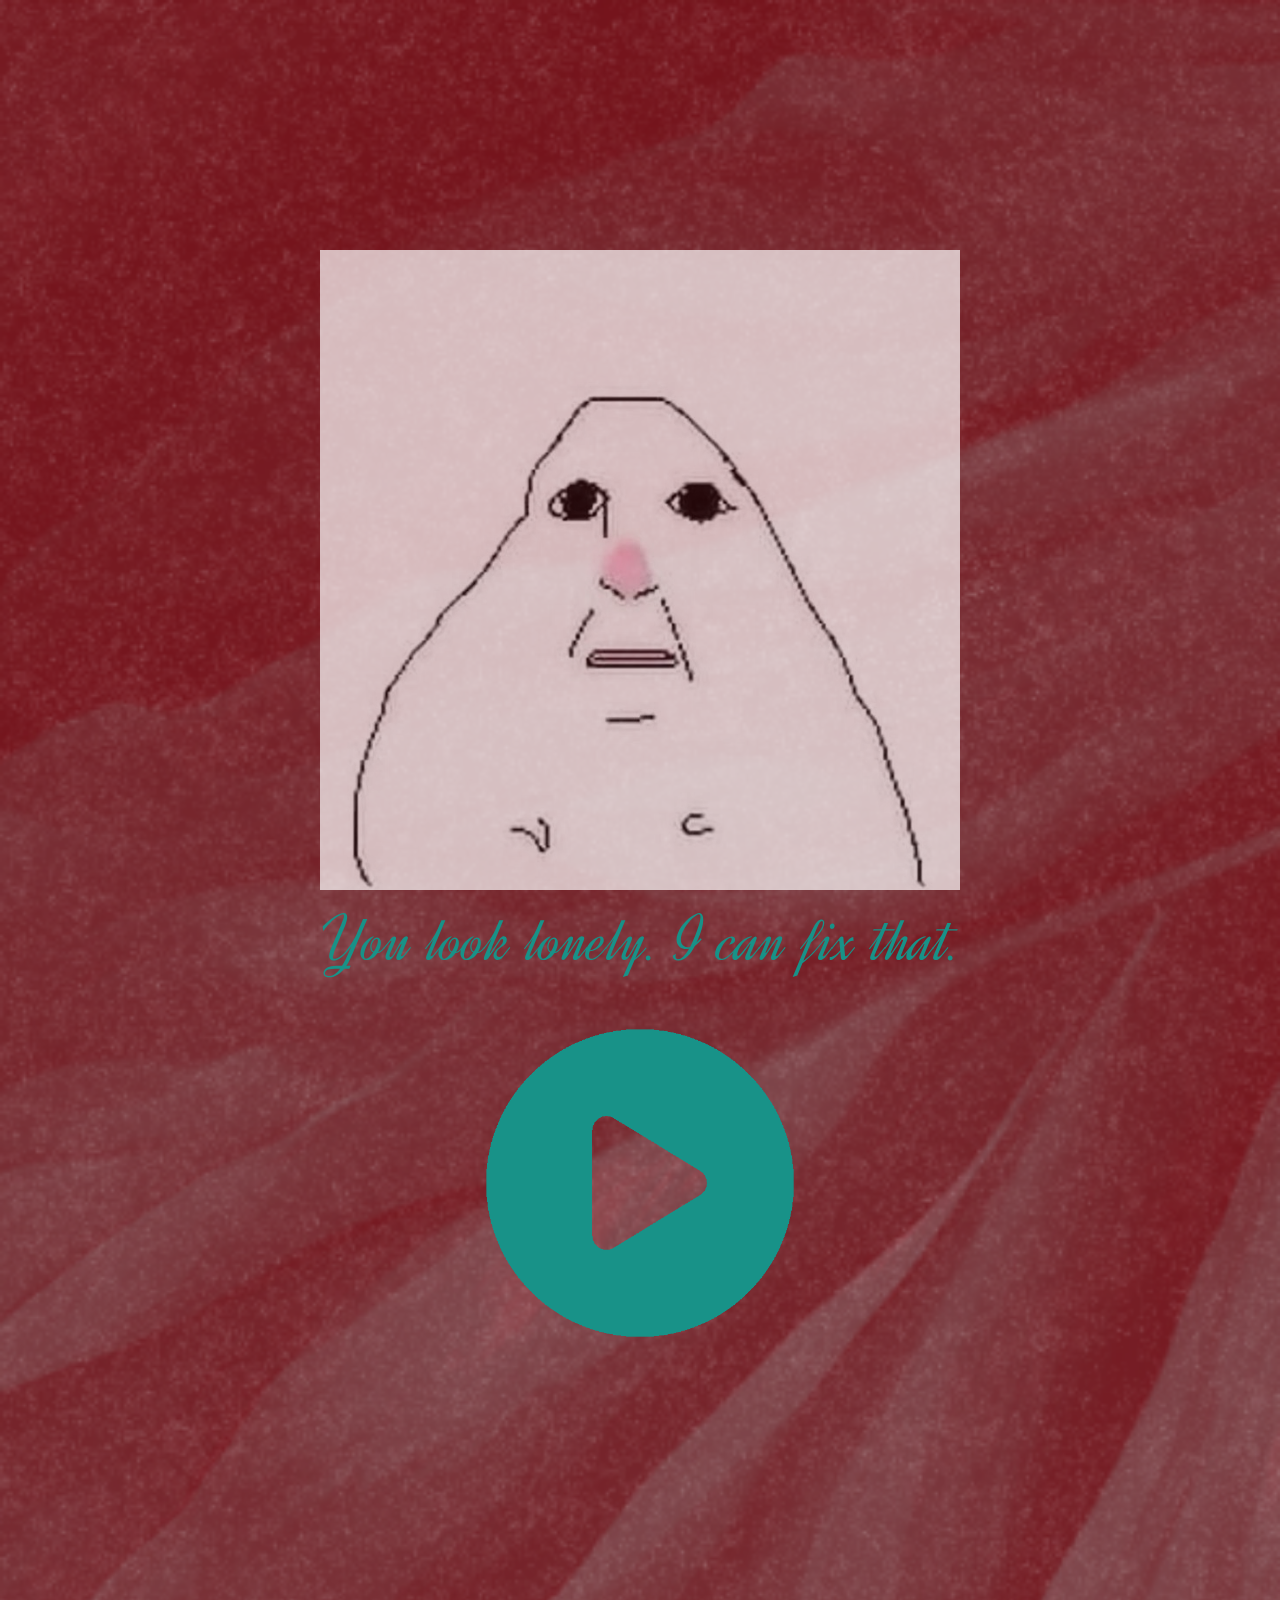
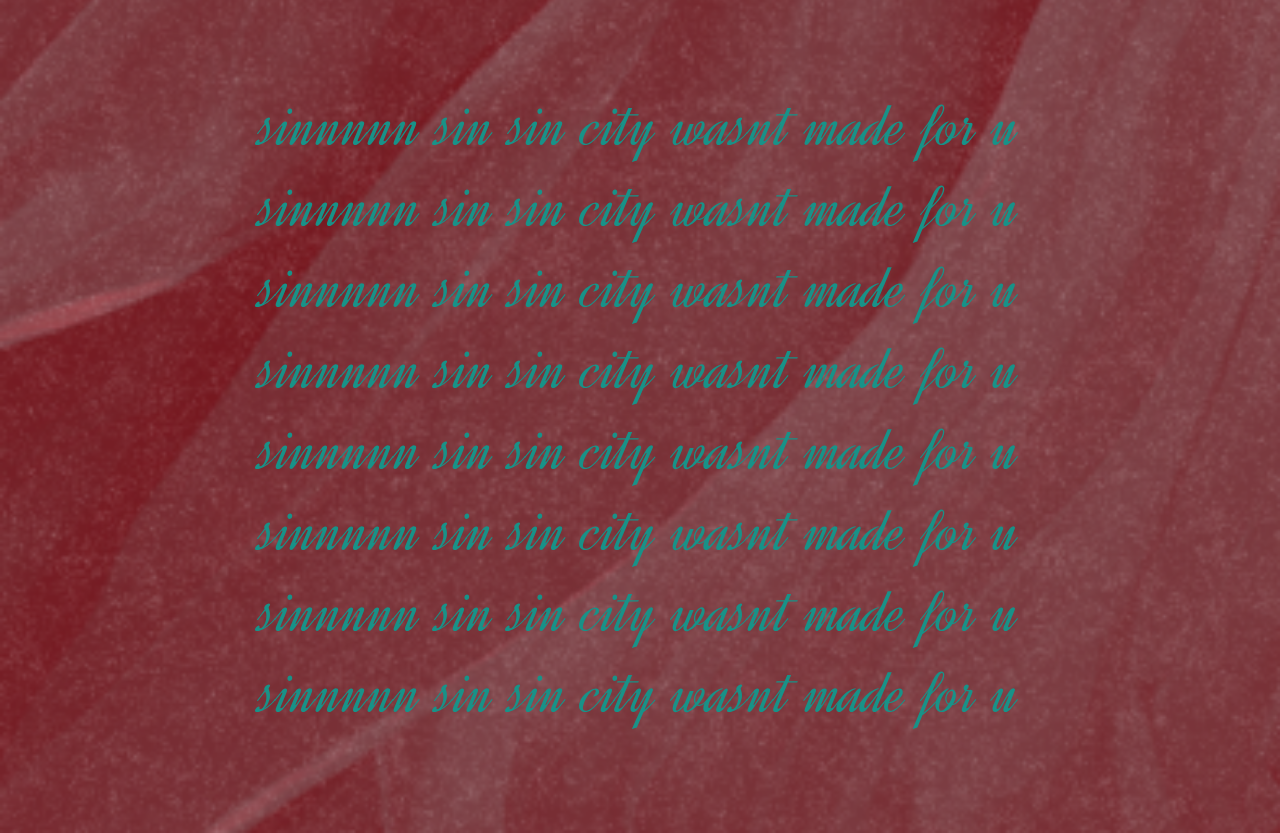
<file: folders/folder8.html>
<!DOCTYPE html>
<html lang="en">
<head>
    <meta charset="UTF-8">
    <meta name="viewport" content="width=device-width, initial-scale=1.0">
    <title>Folder 1</title>
    <link rel="icon" type="image/png" href="/imgs/favicon.jpg">
    <link rel="stylesheet" href="folderstyles.css">

    <link rel="preconnect" href="https://fonts.googleapis.com">
    <link rel="preconnect" href="https://fonts.gstatic.com" crossorigin>
    <link href="https://fonts.googleapis.com/css2?family=Dynalight&display=swap" rel="stylesheet">

</head>
<body>
    <div class="hamsterdiv">
        <img class="hamsterpic" src="/imgs/hamsters/hamster8.jpg">
        <p class="hamstertext">You look lonely. I can fix that.</p>
    </div>
    
    <audio id="audio1" src="/audios/audio8.mp3"></audio>
    <a class="playhead" href="#writing" onclick="document.getElementById('audio1').play();">
    <img src="/imgs/playheadgreen.svg.png">
    </a>
    <div class="writingdiv">
        <p id="writing">
            sinnnnn sin sin city wasnt made for u  sinnnnn sin sin city wasnt made for u sinnnnn sin sin city wasnt made for u sinnnnn sin sin city wasnt made for u sinnnnn sin sin city wasnt made for u sinnnnn sin sin city wasnt made for u sinnnnn sin sin city wasnt made for u sinnnnn sin sin city wasnt made for u 
    </div>
</body>
</html>
</file>
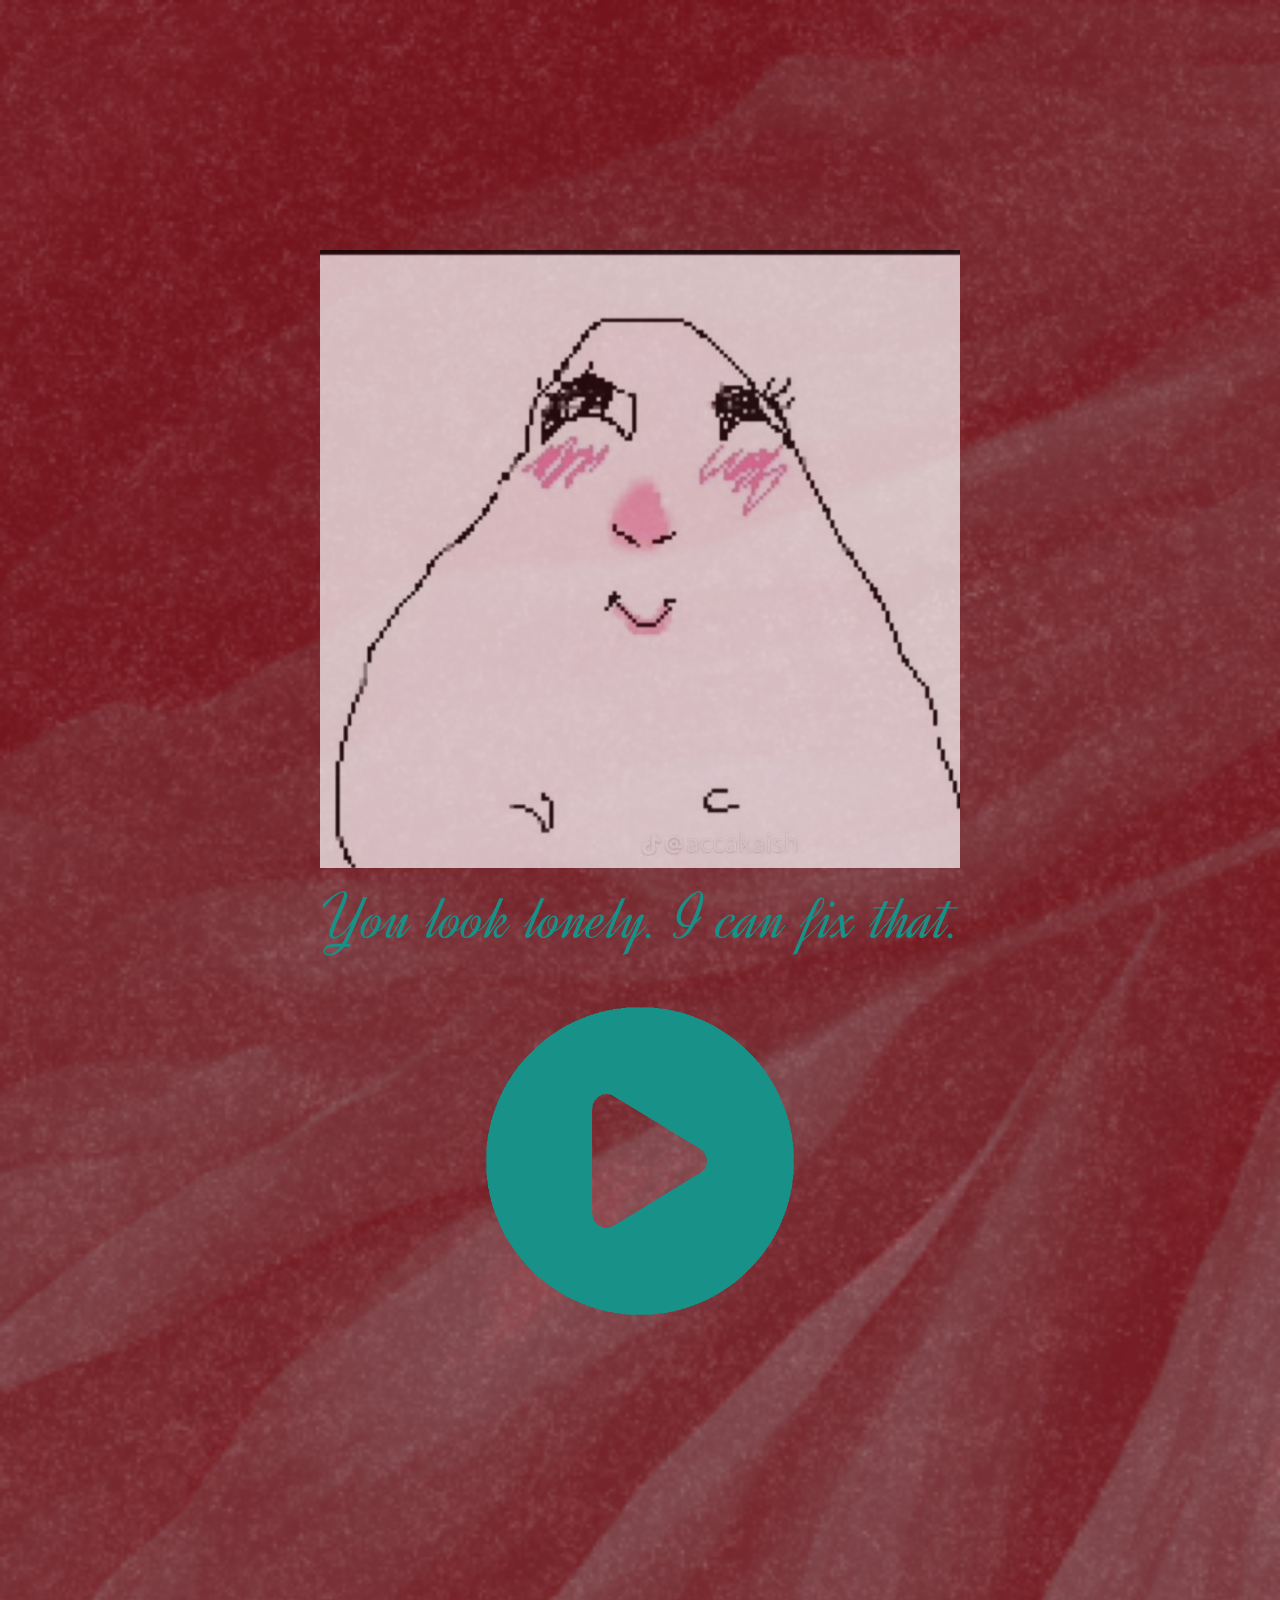
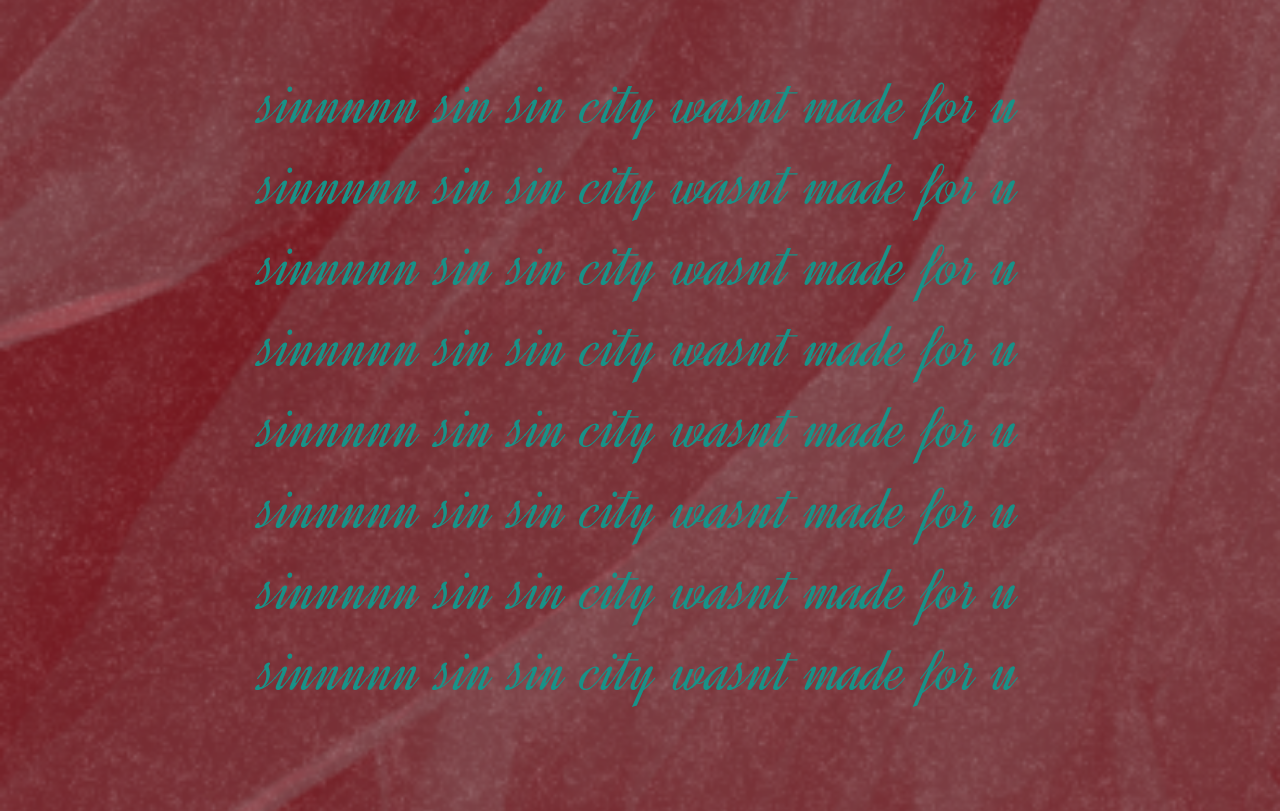
<file: folders/folder9.html>
<!DOCTYPE html>
<html lang="en">
<head>
    <meta charset="UTF-8">
    <meta name="viewport" content="width=device-width, initial-scale=1.0">
    <title>Folder 1</title>
    <link rel="icon" type="image/png" href="/imgs/favicon.jpg">
    <link rel="stylesheet" href="folderstyles.css">

    <link rel="preconnect" href="https://fonts.googleapis.com">
    <link rel="preconnect" href="https://fonts.gstatic.com" crossorigin>
    <link href="https://fonts.googleapis.com/css2?family=Dynalight&display=swap" rel="stylesheet">

</head>
<body>
    <div class="hamsterdiv">
        <img class="hamsterpic" src="/imgs/hamsters/hamster9.jpg">
        <p class="hamstertext">You look lonely. I can fix that.</p>
    </div>
    
    <audio id="audio1" src="/audios/audio9.mp3"></audio>
    <a class="playhead" href="#writing" onclick="document.getElementById('audio1').play();">
    <img src="/imgs/playheadgreen.svg.png">
    </a>
    <div class="writingdiv">
        <p id="writing">
            sinnnnn sin sin city wasnt made for u  sinnnnn sin sin city wasnt made for u sinnnnn sin sin city wasnt made for u sinnnnn sin sin city wasnt made for u sinnnnn sin sin city wasnt made for u sinnnnn sin sin city wasnt made for u sinnnnn sin sin city wasnt made for u sinnnnn sin sin city wasnt made for u 
    </div>
</body>
</html>
</file>
<file: styles.css>
* {
    padding: 0;
    margin: 0;
    box-sizing:border-box;
}

body {
    color: #921822;
    background-image: url("imgs/bg2.png");
    background-repeat: no-repeat;
    background-size: cover;
}

/** Heading Text **/

.headingText {
    display: flex;
    flex-direction: column;
    align-items: center;
    justify-content: center;
    margin-top: 100px;
    margin-bottom: 50px;
}

.heading1 {
    font-family: "Dynalight", cursive;
    font-weight: 400;
    font-style: normal;
    font-size: 20vw;
}

.heading2 {
    font-family: "DM Serif Display", serif;
    font-weight: 400;
    font-style: normal;
    font-size: 25vw;
}

/** Folders **/

.folders {
    display: grid;
    grid-template-columns: auto auto;
    grid-template-rows: 25vh 25vh 25vh 25vh 25vh;
    justify-content: space-around;
    align-content: center;
}


.folderman {
    display: flex;
    flex-direction: column;
    justify-content: center;
    align-items: center;
}

.folder {
    width: 30vw;
}

.foldertext {
    color: #921822;
    font-size: 10vw;
    font-family: "Dynalight", cursive;
    font-weight: 400;
    font-style: normal;
}









/**
.folders {
    display: flex;
    flex-direction: column;
    flex-wrap: wrap;
    justify-content: center;
    align-items: center;
}

.row {
    display: flex;
    flex-direction: row;
    flex-wrap: wrap;
}

.folder {
    width: 40vw;
}

**/
</file>
<file: folders/folderstyles.css>
html {
    scroll-behavior: smooth;
}

* {
    padding: 0;
    margin: 0;
    box-sizing:border-box;
}

body {
    color: #189288;
    background-image: url("/imgs/folderbg.png");
    background-repeat: no-repeat;
    background-size: cover;
}

.hamsterdiv {
    display: flex;
    justify-content: center;
    align-items: center;
    flex-direction: column;
    margin-top: 250px;
}

.hamsterpic {
    width: 50%;
    opacity: 70%;   
}

.hamstertext {
    margin-top: 10px;
    font-family: "Dynalight", cursive;
    font-weight: 400;
    font-style: normal;
    font-size: 5.2vw;
}

.playhead {
    margin-top: 10px;
    display: flex;
    justify-content: center;
    align-items: center;
}

.playhead img {
    width: 30%;
}

.writingdiv {
    display: flex;
    justify-content: center;
    align-items: center;
    margin-top: 300px;
    margin-bottom: 100px;
}

#writing {
    width: 70%;
    margin-top: 10px;
    text-align: center;
    font-family: "Dynalight", cursive;
    font-weight: 400;
    font-style: normal;
    font-size: 5.2vw;
}
</file>
